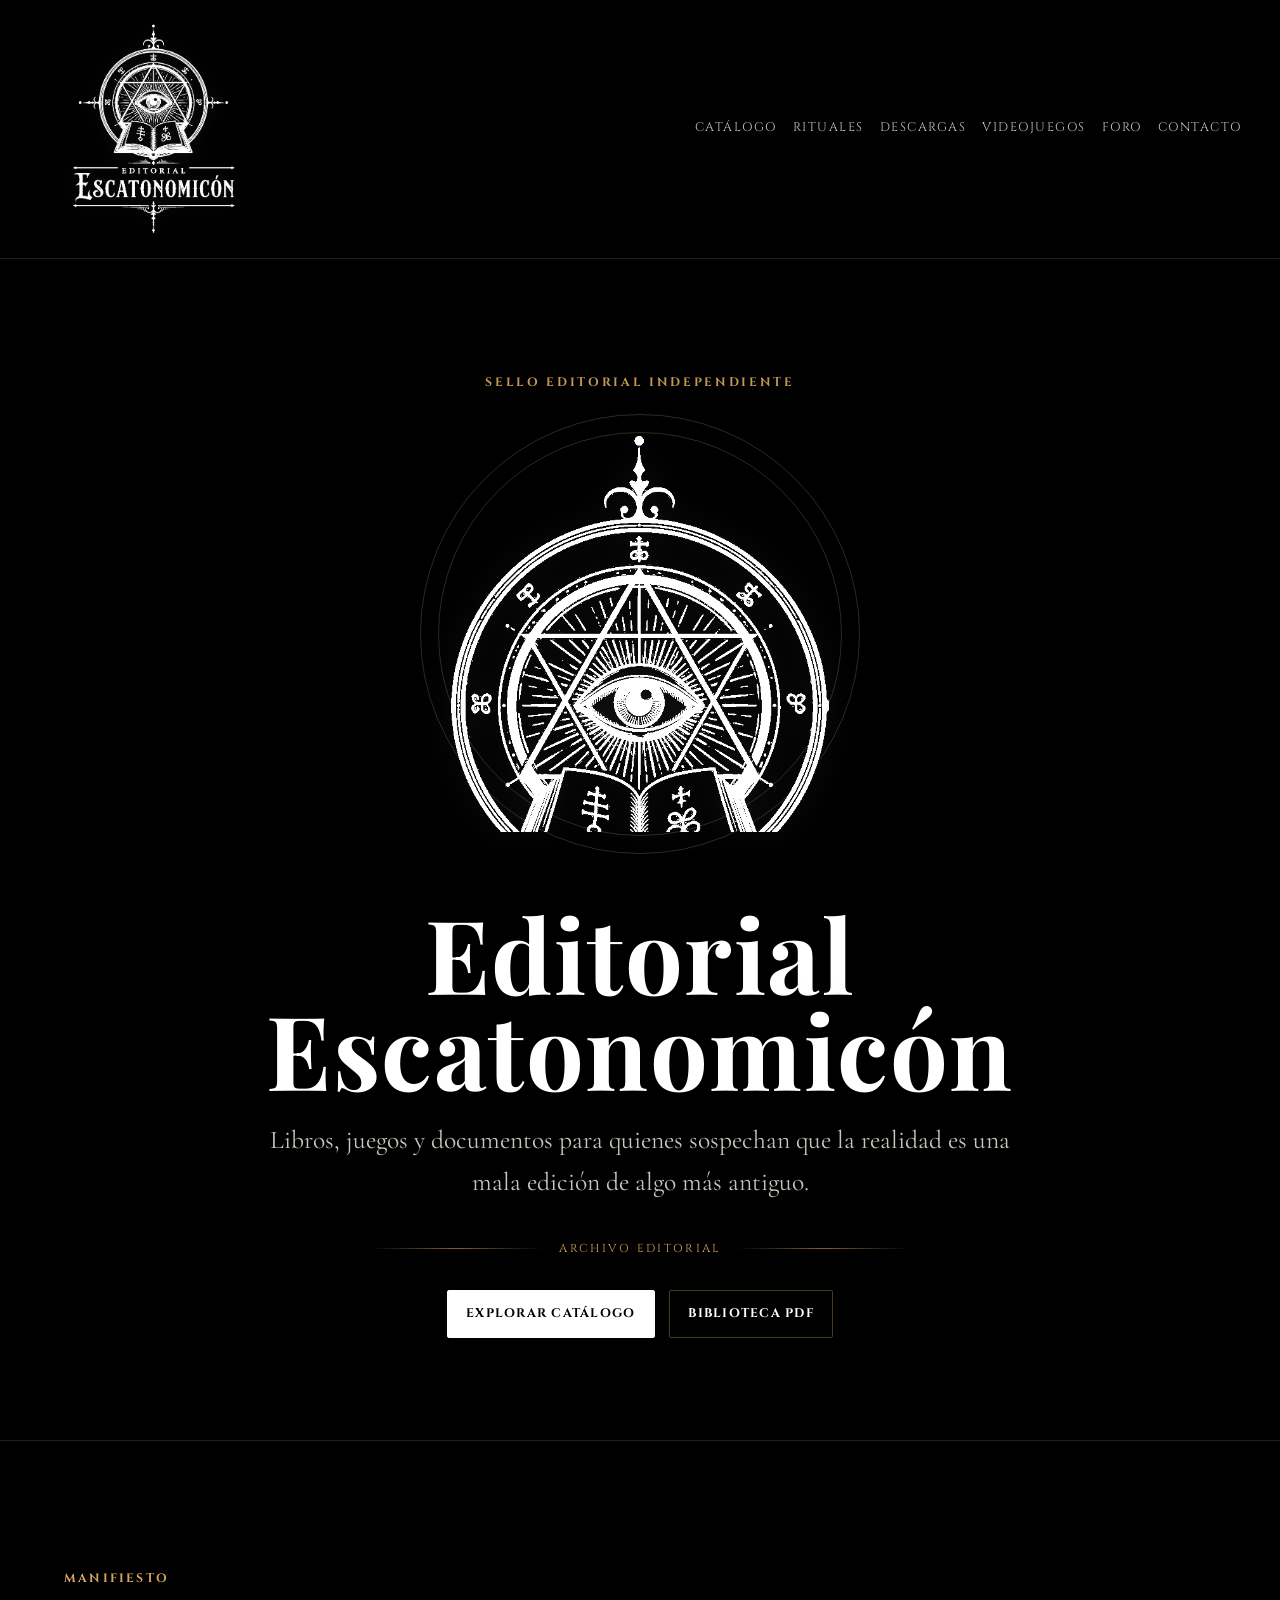
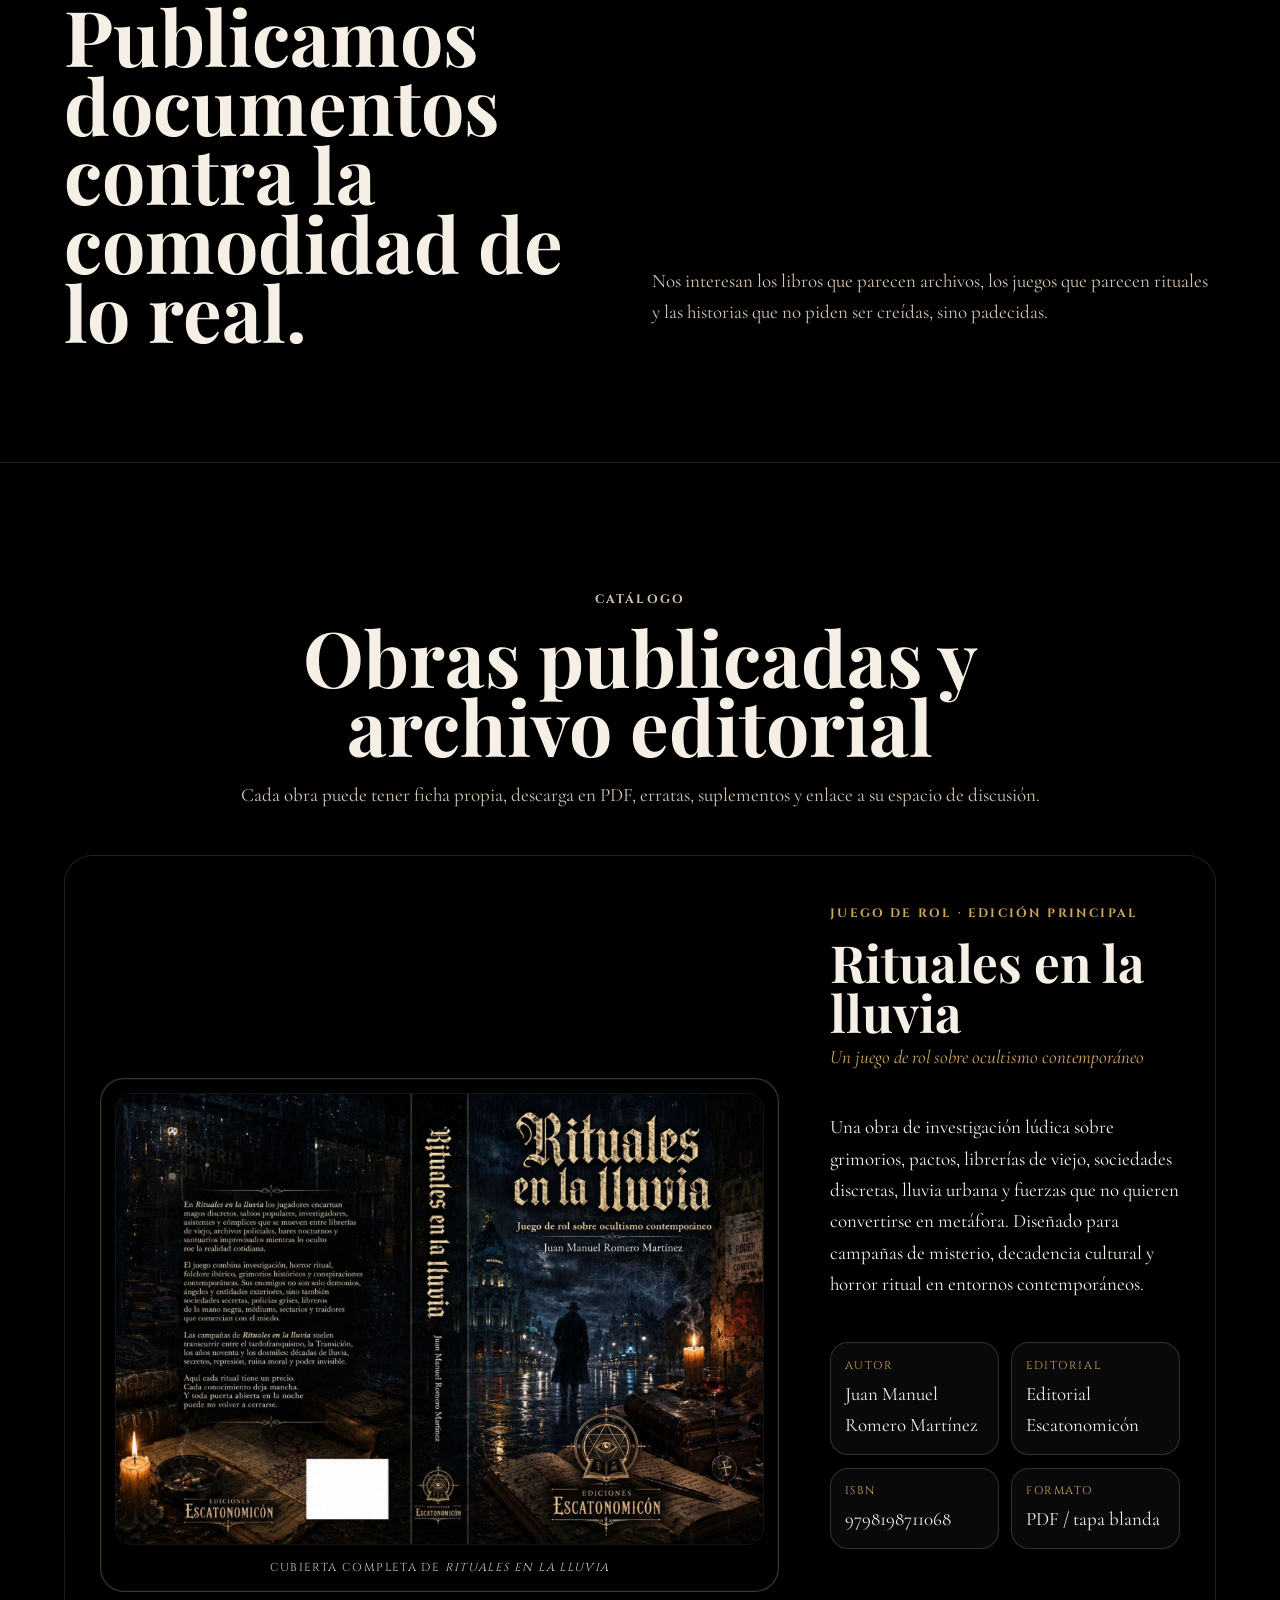
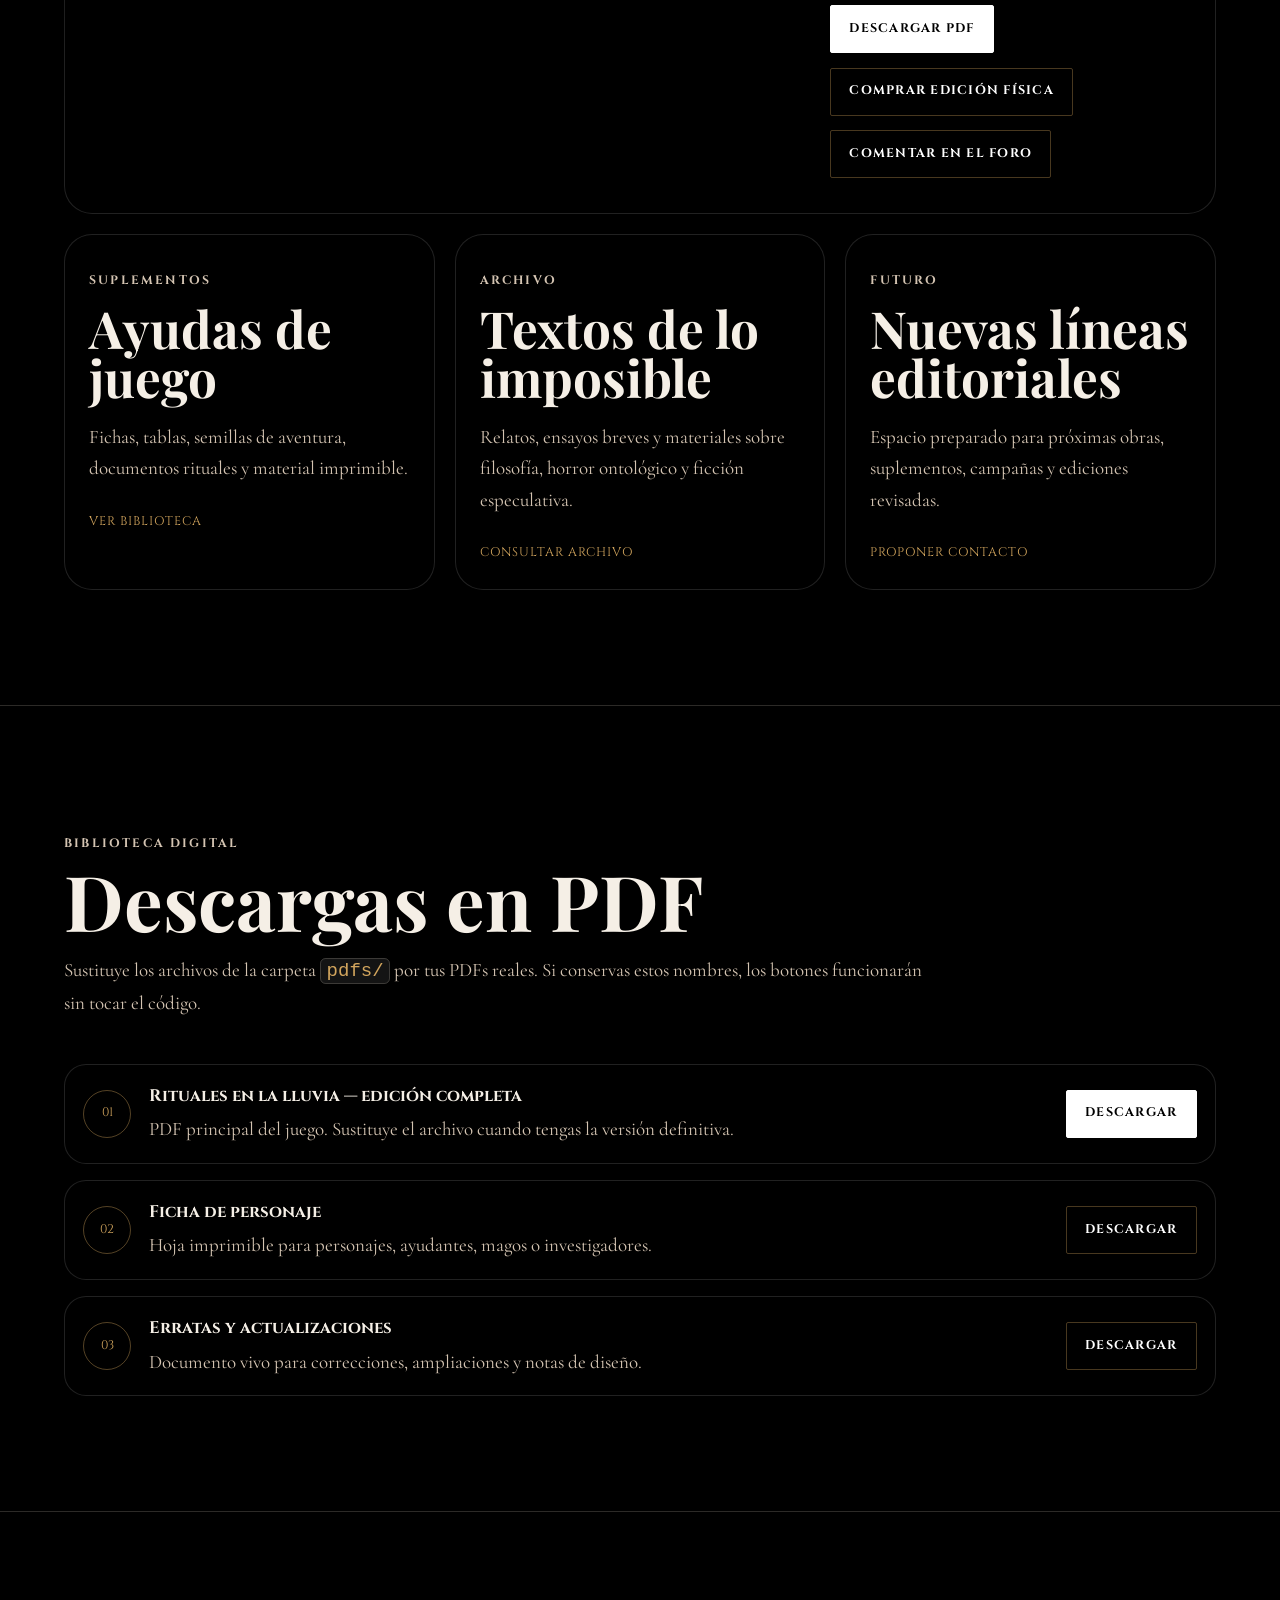
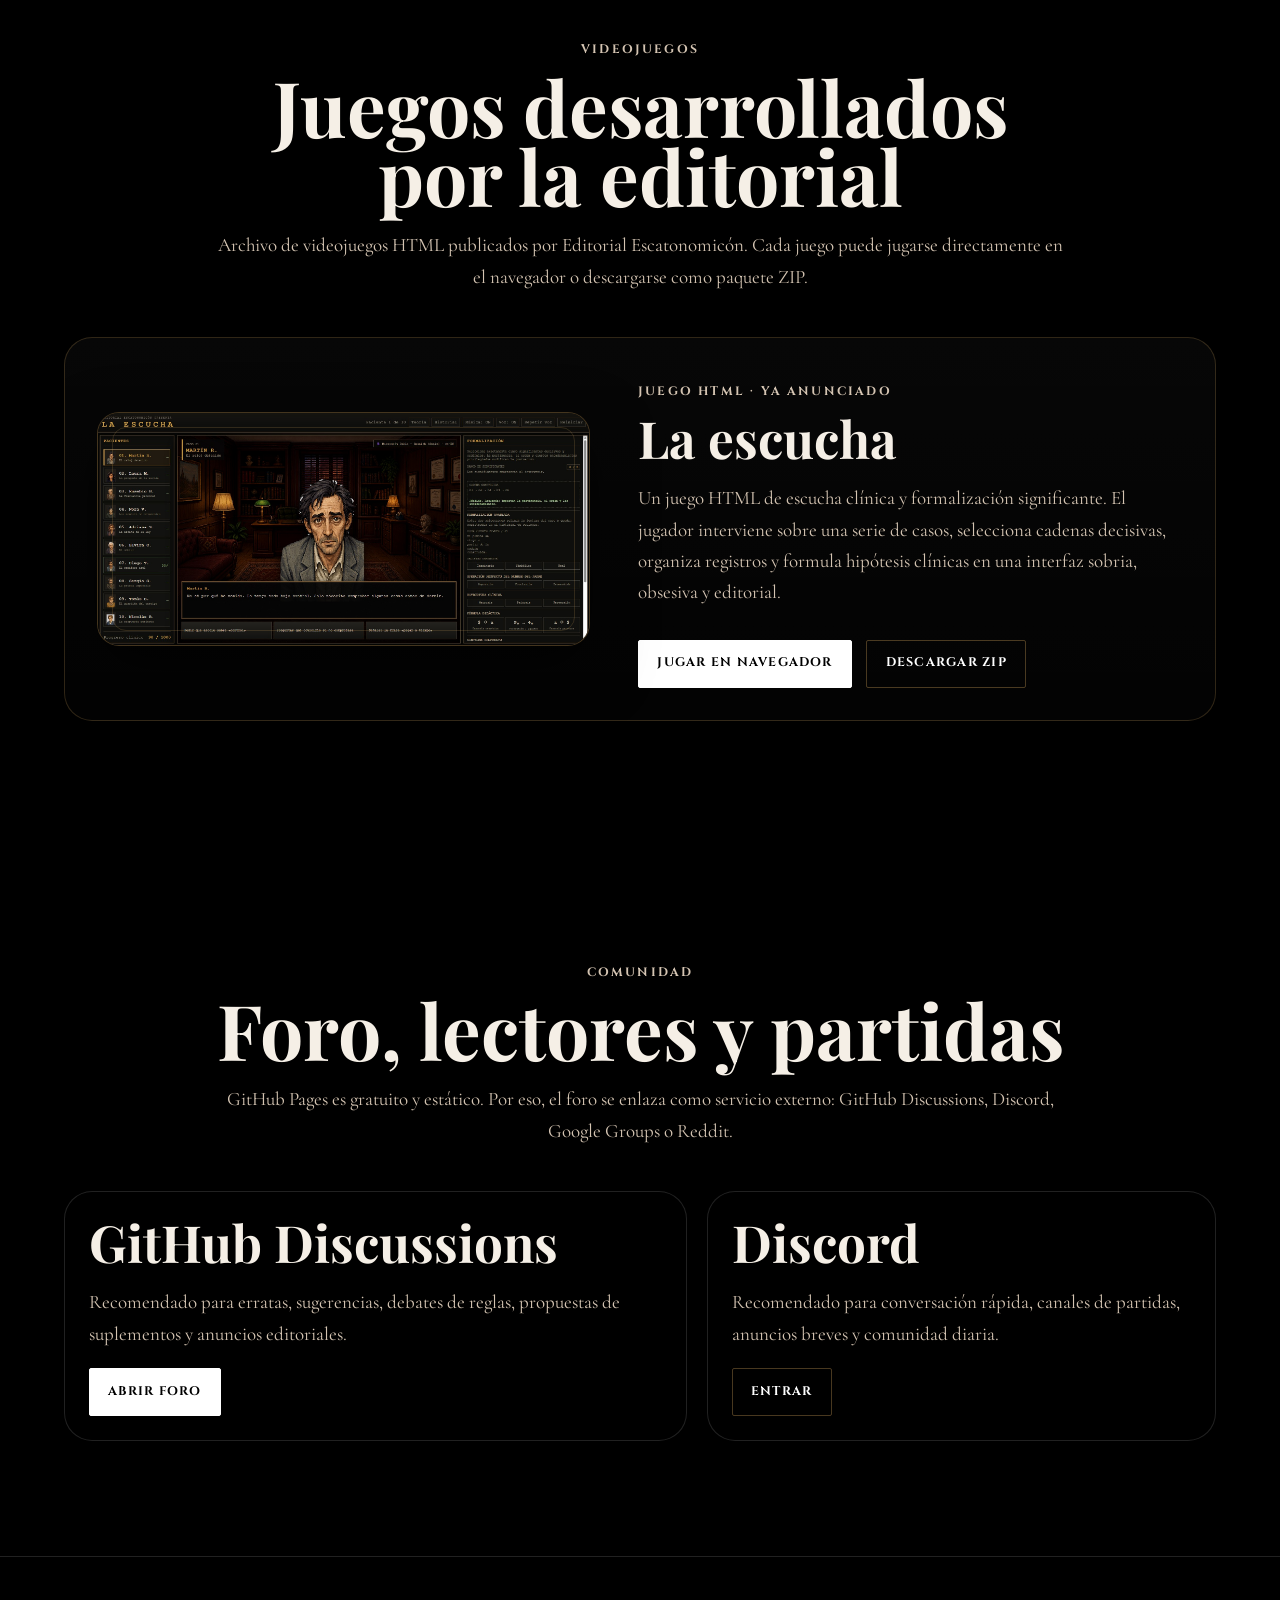
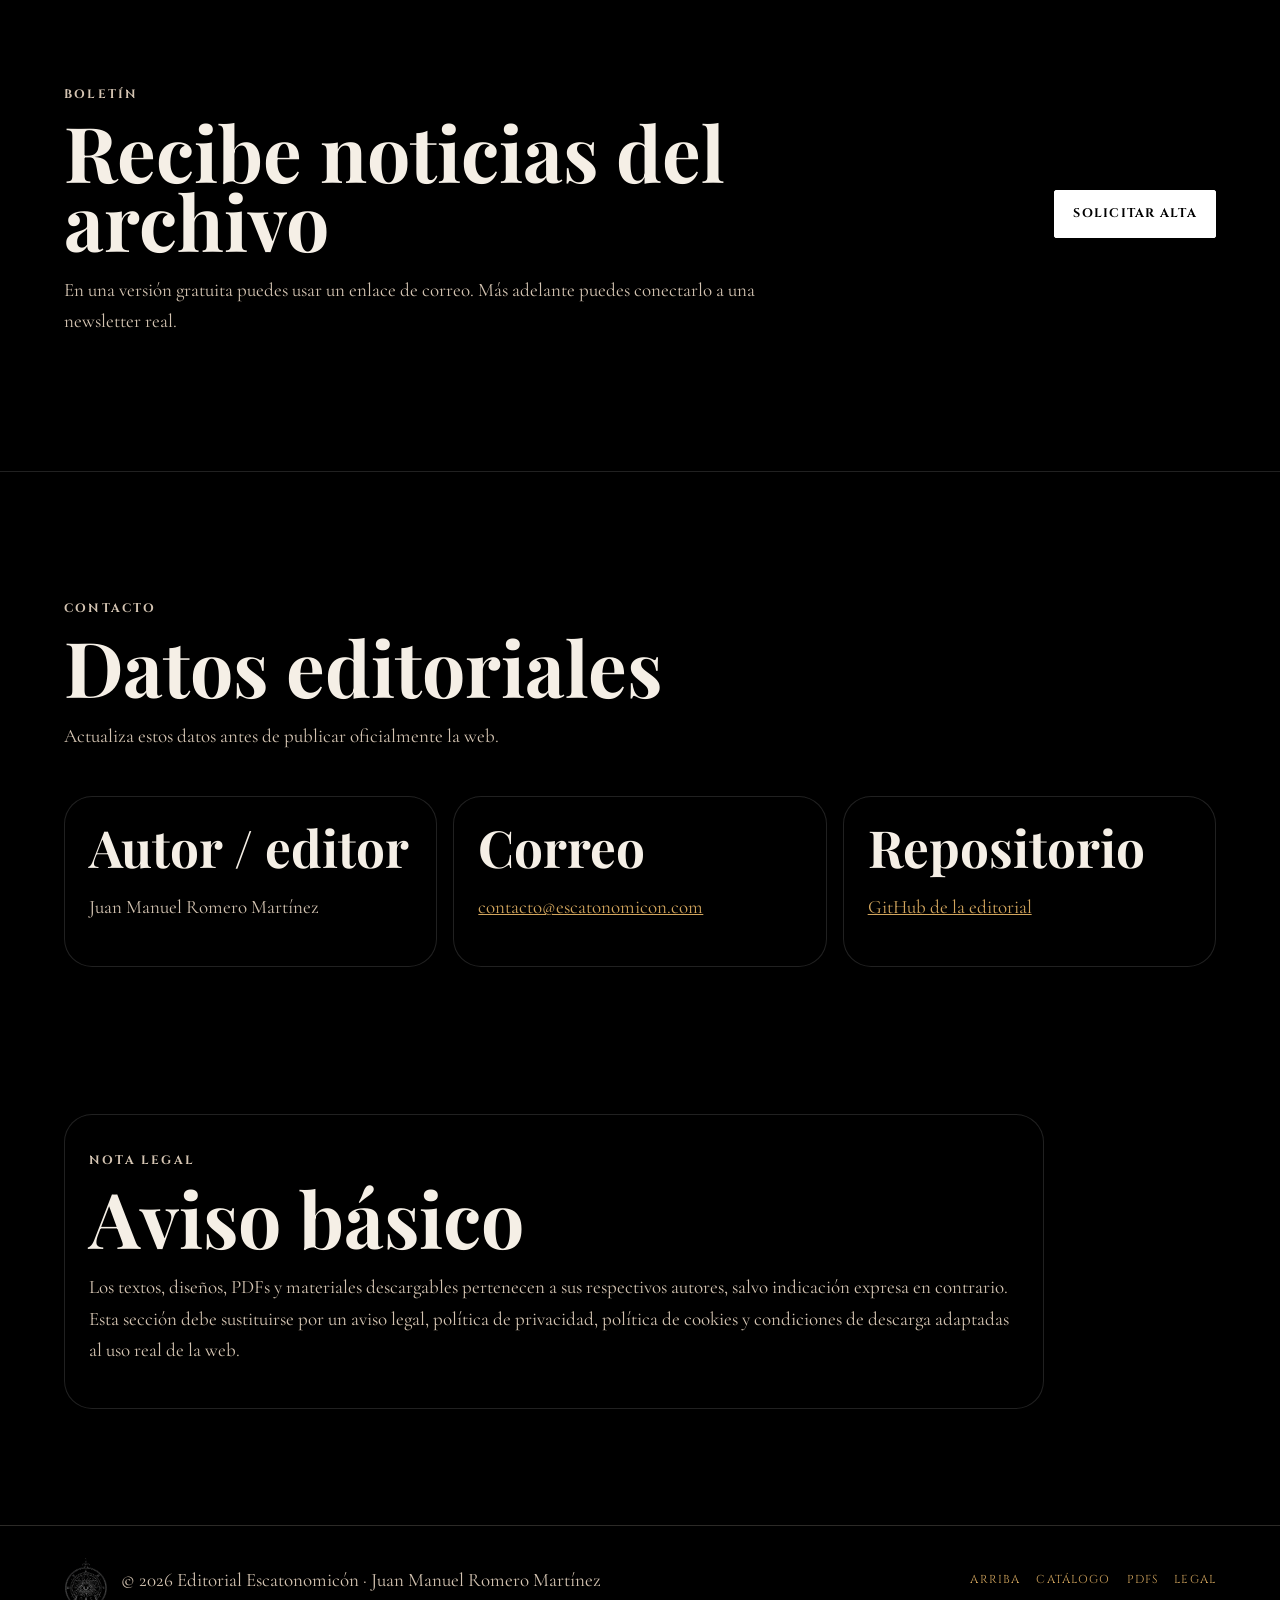
<file: index.html>
<!DOCTYPE html>
<html lang="es">
<head>
  <meta charset="UTF-8" />
  <meta name="viewport" content="width=device-width, initial-scale=1.0" />
  <title>Editorial Escatonomicón</title>
  <meta name="description" content="Editorial Escatonomicón: libros, juegos de rol, ficción filosófica, ocultismo contemporáneo y literatura de lo imposible." />
  <meta name="author" content="Juan Manuel Romero Martínez" />
  <meta name="theme-color" content="#000000" />
  <meta property="og:title" content="Editorial Escatonomicón" />
  <meta property="og:description" content="Libros, juegos y documentos para quienes sospechan que la realidad es una mala edición de algo más antiguo." />
  <meta property="og:type" content="website" />
  <meta property="og:image" content="assets/og-image-exact.png" />
  <link rel="icon" href="assets/favicon-exact.png" type="image/png" />
  <link rel="apple-touch-icon" href="assets/apple-touch-icon-exact.png" />
  <link rel="preconnect" href="https://fonts.googleapis.com" />
  <link rel="preconnect" href="https://fonts.gstatic.com" crossorigin />
  <link href="https://fonts.googleapis.com/css2?family=Cinzel:wght@400;500;600;700;800&family=Cormorant+Garamond:wght@400;500;600;700&family=Playfair+Display:wght@600;700;800&display=swap" rel="stylesheet" />
  <link rel="stylesheet" href="styles.css" />
</head>
<body>
  <div class="page-veil" aria-hidden="true"></div>

  <header class="site-header" id="top">
    <a class="brand" href="#inicio" aria-label="Editorial Escatonomicón">
      <img src="assets/logo-editorial-exact-white.png" alt="Logo de Editorial Escatonomicón" class="brand-logo-full" />
      <span class="sr-only">Editorial Escatonomicón</span>
    </a>

    <button class="menu-toggle" aria-label="Abrir menú" aria-expanded="false">☰</button>

    <nav class="main-nav" aria-label="Navegación principal">
      <a href="#catalogo">Catálogo</a>
      <a href="#rituales">Rituales</a>
      <a href="#descargas">Descargas</a>
      <a href="#videojuegos">Videojuegos</a>
      <a href="#comunidad">Foro</a>
      <a href="#contacto">Contacto</a>
    </nav>
  </header>

  <main>
    <section id="inicio" class="hero premium-home section">
      <div class="home-shell">
        <p class="eyebrow home-eyebrow">Sello editorial independiente</p>

        <div class="home-seal-wrap" aria-label="Sello blanco de Editorial Escatonomicón">
          <img src="assets/seal-white.png" alt="Sello blanco de Editorial Escatonomicón" class="home-seal" />
        </div>

        <h1>Editorial Escatonomicón</h1>

        <p class="lead home-lead">
          Libros, juegos y documentos para quienes sospechan que la realidad es una mala edición de algo más antiguo.
        </p>

        <div class="home-rule" aria-hidden="true">
          <span></span>
          <em>Archivo editorial</em>
          <span></span>
        </div>

        <div class="hero-actions home-actions">
          <a class="button primary" href="#catalogo">Explorar catálogo</a>
          <a class="button secondary" href="#descargas">Biblioteca PDF</a>
        </div>
      </div>
    </section>

    <section class="section editorial-strip" aria-label="Declaración editorial">
      <div>
        <p class="eyebrow">Manifiesto</p>
        <h2>Publicamos documentos contra la comodidad de lo real.</h2>
      </div>
      <p>
        Nos interesan los libros que parecen archivos, los juegos que parecen rituales y las historias que no piden ser creídas, sino padecidas.
      </p>
    </section>

    <section id="catalogo" class="section">
      <div class="section-heading centered">
        <p class="eyebrow">Catálogo</p>
        <h2>Obras publicadas y archivo editorial</h2>
        <p>
          Cada obra puede tener ficha propia, descarga en PDF, erratas, suplementos y enlace a su espacio de discusión.
        </p>
      </div>

      <div class="catalog-grid">
        <article id="rituales" class="book-showcase">
          <figure class="rituales-cover-showcase" aria-label="Cubierta completa de Rituales en la lluvia">
            <img src="assets/rituales-en-la-lluvia-cover.jpg" alt="Cubierta completa de Rituales en la lluvia" />
            <figcaption>Cubierta completa de <em>Rituales en la lluvia</em></figcaption>
          </figure>

          <div class="book-description">
            <p class="label">Juego de rol · edición principal</p>
            <h3>Rituales en la lluvia</h3>
            <p class="subtitle">Un juego de rol sobre ocultismo contemporáneo</p>
            <p>
              Una obra de investigación lúdica sobre grimorios, pactos, librerías de viejo, sociedades discretas,
              lluvia urbana y fuerzas que no quieren convertirse en metáfora. Diseñado para campañas de misterio,
              decadencia cultural y horror ritual en entornos contemporáneos.
            </p>

            <dl class="metadata premium">
              <div><dt>Autor</dt><dd>Juan Manuel Romero Martínez</dd></div>
              <div><dt>Editorial</dt><dd>Editorial Escatonomicón</dd></div>
              <div><dt>ISBN</dt><dd>9798198711068</dd></div>
              <div><dt>Formato</dt><dd>PDF / tapa blanda</dd></div>
            </dl>

            <div class="card-actions">
              <a class="button primary" href="pdfs/rituales-en-la-lluvia.pdf">Descargar PDF</a>
              <a class="button secondary" href="https://amzn.eu/d/05rCpy3P" target="_blank" rel="noopener noreferrer">Comprar edición física</a>
              <a class="button secondary" href="#comunidad">Comentar en el foro</a>
            </div>
          </div>
        </article>

        <div class="minor-catalog">
          <article class="mini-card">
            <p class="label">Suplementos</p>
            <h3>Ayudas de juego</h3>
            <p>Fichas, tablas, semillas de aventura, documentos rituales y material imprimible.</p>
            <a href="#descargas" class="text-link">Ver biblioteca</a>
          </article>

          <article class="mini-card">
            <p class="label">Archivo</p>
            <h3>Textos de lo imposible</h3>
            <p>Relatos, ensayos breves y materiales sobre filosofía, horror ontológico y ficción especulativa.</p>
            <a href="#descargas" class="text-link">Consultar archivo</a>
          </article>

          <article class="mini-card">
            <p class="label">Futuro</p>
            <h3>Nuevas líneas editoriales</h3>
            <p>Espacio preparado para próximas obras, suplementos, campañas y ediciones revisadas.</p>
            <a href="#contacto" class="text-link">Proponer contacto</a>
          </article>
        </div>
      </div>
    </section>

    <section id="descargas" class="section dark-panel-section">
      <div class="section-heading">
        <p class="eyebrow">Biblioteca digital</p>
        <h2>Descargas en PDF</h2>
        <p>
          Sustituye los archivos de la carpeta <code>pdfs/</code> por tus PDFs reales. Si conservas estos nombres,
          los botones funcionarán sin tocar el código.
        </p>
      </div>

      <div class="download-list">
        <article class="download-item">
          <span class="download-number">01</span>
          <div>
            <h3>Rituales en la lluvia — edición completa</h3>
            <p>PDF principal del juego. Sustituye el archivo cuando tengas la versión definitiva.</p>
          </div>
          <a class="button primary" href="pdfs/rituales-en-la-lluvia.pdf">Descargar</a>
        </article>

        <article class="download-item">
          <span class="download-number">02</span>
          <div>
            <h3>Ficha de personaje</h3>
            <p>Hoja imprimible para personajes, ayudantes, magos o investigadores.</p>
          </div>
          <a class="button secondary" href="pdfs/ficha-personaje.pdf">Descargar</a>
        </article>

        <article class="download-item">
          <span class="download-number">03</span>
          <div>
            <h3>Erratas y actualizaciones</h3>
            <p>Documento vivo para correcciones, ampliaciones y notas de diseño.</p>
          </div>
          <a class="button secondary" href="pdfs/erratas.pdf">Descargar</a>
        </article>
      </div>
    </section>


    <section id="videojuegos" class="section videojuegos-section">
      <div class="section-heading centered">
        <p class="eyebrow">Videojuegos</p>
        <h2>Juegos desarrollados por la editorial</h2>
        <p>
          Archivo de videojuegos HTML publicados por Editorial Escatonomicón. Cada juego puede jugarse directamente en el navegador
          o descargarse como paquete ZIP.
        </p>
      </div>

      <div class="games-grid">
        <article class="game-card">
          <figure class="game-shot">
            <img src="assets/la-escucha-captura.jpg" alt="Captura de pantalla de un videojuego HTML de Editorial Escatonomicón" />
          </figure>

          <div class="game-info">
            <p class="label">Juego HTML · Ya anunciado</p>
            <h3>La escucha</h3>
            <p>
              Un juego HTML de escucha clínica y formalización significante. El jugador interviene sobre una serie de casos, selecciona cadenas decisivas, organiza registros y formula hipótesis clínicas en una interfaz sobria, obsesiva y editorial.
            </p>

            <div class="card-actions">
              <a class="button primary" href="games/la-escucha/index.html" target="_blank" rel="noopener noreferrer">Jugar en navegador</a>
              <a class="button secondary" href="games/la-escucha.zip">Descargar ZIP</a>
            </div>
          </div>
        </article>
      </div>
    </section>

    <section id="comunidad" class="section community-section">
      <div class="section-heading centered">
        <p class="eyebrow">Comunidad</p>
        <h2>Foro, lectores y partidas</h2>
        <p>
          GitHub Pages es gratuito y estático. Por eso, el foro se enlaza como servicio externo: GitHub Discussions,
          Discord, Google Groups o Reddit.
        </p>
      </div>

      <div class="community-grid">
        <article class="community-card featured-card">
          <h3>GitHub Discussions</h3>
          <p>
            Recomendado para erratas, sugerencias, debates de reglas, propuestas de suplementos y anuncios editoriales.
          </p>
          <a class="button primary" href="https://github.com/TU_USUARIO/editorial-escatonomicon/discussions">Abrir foro</a>
        </article>

        <article class="community-card">
          <h3>Discord</h3>
          <p>
            Recomendado para conversación rápida, canales de partidas, anuncios breves y comunidad diaria.
          </p>
          <a class="button secondary" href="https://discord.com/">Entrar</a>
        </article>
      </div>
    </section>

    <section class="section newsletter-panel" aria-label="Boletín editorial">
      <div>
        <p class="eyebrow">Boletín</p>
        <h2>Recibe noticias del archivo</h2>
        <p>
          En una versión gratuita puedes usar un enlace de correo. Más adelante puedes conectarlo a una newsletter real.
        </p>
      </div>
      <a class="button primary" href="mailto:contacto@escatonomicon.com?subject=Alta%20en%20bolet%C3%ADn%20Escatonomic%C3%B3n">Solicitar alta</a>
    </section>

    <section id="contacto" class="section contact-section">
      <div class="section-heading">
        <p class="eyebrow">Contacto</p>
        <h2>Datos editoriales</h2>
        <p>Actualiza estos datos antes de publicar oficialmente la web.</p>
      </div>

      <div class="contact-grid">
        <article class="contact-card">
          <h3>Autor / editor</h3>
          <p>Juan Manuel Romero Martínez</p>
        </article>
        <article class="contact-card">
          <h3>Correo</h3>
          <p><a href="mailto:contacto@escatonomicon.com">contacto@escatonomicon.com</a></p>
        </article>
        <article class="contact-card">
          <h3>Repositorio</h3>
          <p><a href="https://github.com/TU_USUARIO/editorial-escatonomicon">GitHub de la editorial</a></p>
        </article>
      </div>
    </section>

    <section id="legal" class="section legal-section">
      <div class="legal-box">
        <p class="eyebrow">Nota legal</p>
        <h2>Aviso básico</h2>
        <p>
          Los textos, diseños, PDFs y materiales descargables pertenecen a sus respectivos autores, salvo indicación expresa en contrario.
          Esta sección debe sustituirse por un aviso legal, política de privacidad, política de cookies y condiciones de descarga adaptadas
          al uso real de la web.
        </p>
      </div>
    </section>
  </main>

  <footer class="site-footer">
    <div class="footer-brand">
      <img src="assets/logo-editorial-mark-exact.png" alt="Emblema de Editorial Escatonomicón" class="footer-mark" />
      <p>© <span id="year"></span> Editorial Escatonomicón · Juan Manuel Romero Martínez</p>
    </div>
    <nav aria-label="Navegación secundaria">
      <a href="#top">Arriba</a>
      <a href="#catalogo">Catálogo</a>
      <a href="#descargas">PDFs</a>
      <a href="#legal">Legal</a>
    </nav>
  </footer>

  <script src="script.js"></script>
</body>
</html>
</file>
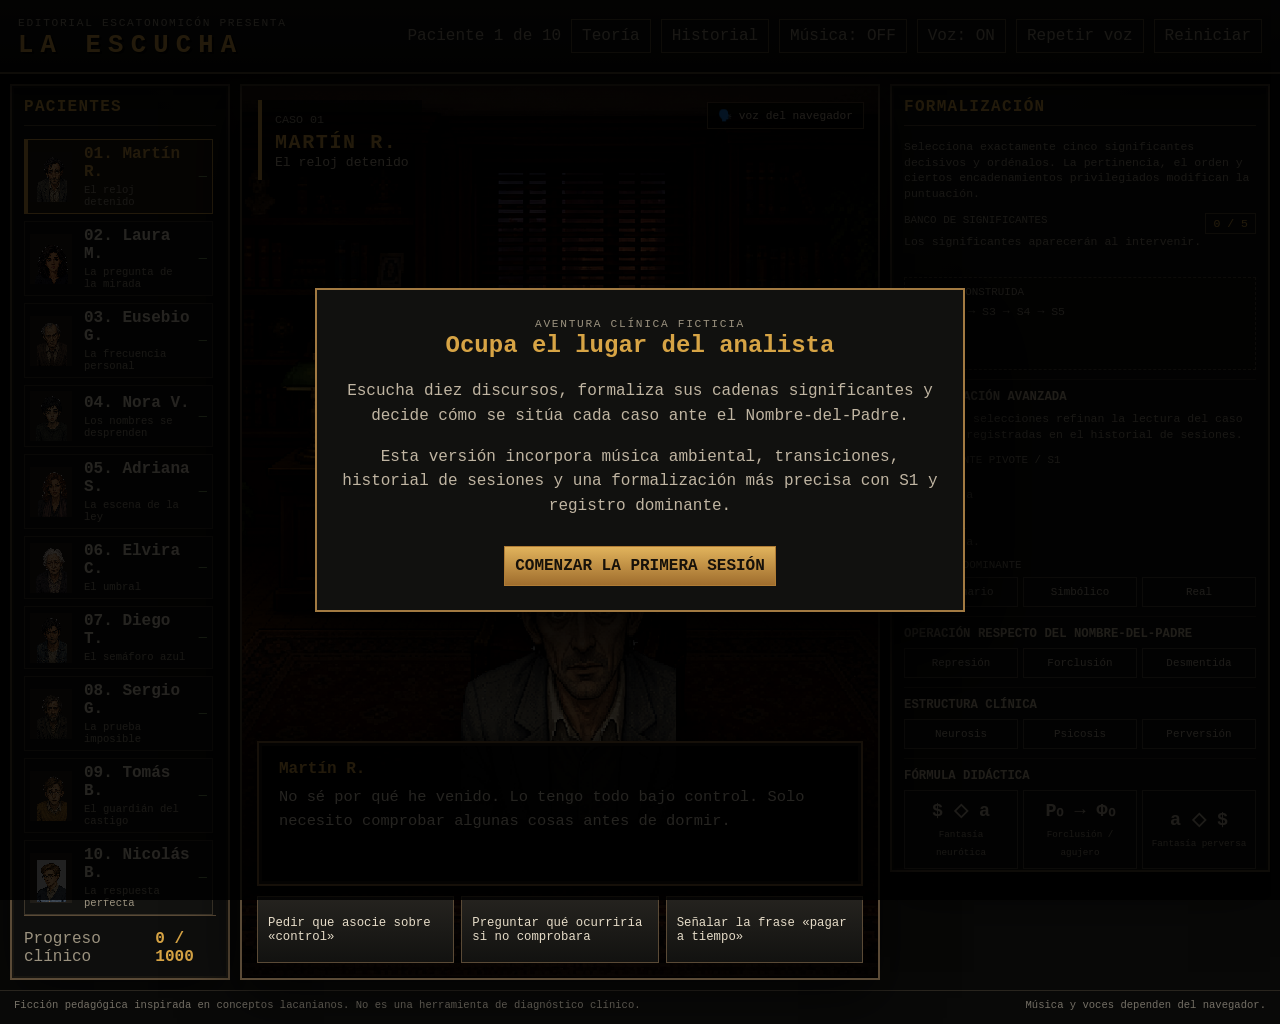
<file: games/la-escucha/index.html>
<!doctype html>
<html lang="es">
<head>
  <meta charset="utf-8">
  <meta name="viewport" content="width=device-width, initial-scale=1">
  <meta name="theme-color" content="#11100e">
  <title>La escucha — Gabinete del psicoanalista</title>
  <link rel="stylesheet" href="style.css">
</head>
<body>
  <div id="transitionOverlay" class="transition-overlay hidden"><div class="transition-text">Preparando la siguiente sesión…</div></div>

  <div id="app">
    <header class="topbar">
      <div>
        <span class="eyebrow">EDITORIAL ESCATONOMICÓN PRESENTA</span>
        <h1>LA ESCUCHA</h1>
      </div>
      <div class="top-actions">
        <span id="globalProgress">Paciente 1 de 10</span>
        <button id="theoryButton" class="ghost">Teoría</button>
        <button id="historyButton" class="ghost">Historial</button>
        <button id="musicToggle" class="ghost">Música: OFF</button>
        <button id="voiceToggle" class="ghost">Voz: ON</button>
        <button id="repeatVoice" class="ghost">Repetir voz</button>
        <button id="resetAllButton" class="ghost">Reiniciar</button>
      </div>
    </header>

    <main class="game-grid">
      <aside class="patient-column panel">
        <h2>Pacientes</h2>
        <div id="patientList" class="patient-list"></div>
        <div class="case-score">
          <span>Progreso clínico</span>
          <strong id="totalScore">0 / 1000</strong>
        </div>
      </aside>

      <section class="consulting-room panel">
        <div class="room-background" aria-hidden="true"></div>
        <div class="room-vignette" aria-hidden="true"></div>
        <div id="patientStage" class="patient-stage">
          <img id="patientSprite" alt="">
        </div>
        <div class="case-heading">
          <span id="caseNumber">CASO 01</span>
          <h2 id="patientName"></h2>
          <p id="caseSubtitle"></p>
        </div>
        <div class="voice-chip">🗣️ <span id="voiceName">voz preparada</span></div>
        <div class="speech-box">
          <div class="speaker" id="speakerName"></div>
          <p id="speechText"></p>
          <span id="typingCursor" class="typing-cursor">▋</span>
        </div>
        <div id="interventions" class="interventions"></div>
      </section>

      <aside class="analysis-column panel">
        <section>
          <h2>Formalización</h2>
          <p class="microcopy">Selecciona exactamente cinco significantes decisivos y ordénalos. La pertinencia, el orden y ciertos encadenamientos privilegiados modifican la puntuación.</p>
          <div class="chain-head">
            <span class="label">Banco de significantes</span>
            <span id="chainCounter" class="counter">0 / 5</span>
          </div>
          <div id="signifierBank" class="chip-bank"></div>
          <div class="chain-wrap">
            <span class="label">Cadena construida</span>
            <div id="chain" class="chain"></div>
            <div id="chainMessage" class="chain-message"></div>
          </div>
        </section>

        <section class="choice-section">
          <h3>Formalización avanzada</h3>
          <p class="microcopy">Estas dos selecciones refinan la lectura del caso y quedan registradas en el historial de sesiones.</p>
          <div class="advanced-wrap">
            <div>
              <span class="label">Significante pivote / S1</span>
              <div id="pivotChoices" class="choice-grid five"></div>
            </div>
            <div>
              <span class="label">Registro dominante</span>
              <div id="registerChoices" class="choice-grid three"></div>
            </div>
          </div>
        </section>

        <section class="choice-section">
          <h3>Operación respecto del Nombre-del-Padre</h3>
          <div id="mechanismChoices" class="choice-grid"></div>
        </section>

        <section class="choice-section">
          <h3>Estructura clínica</h3>
          <div id="structureChoices" class="choice-grid three"></div>
        </section>

        <section class="choice-section">
          <h3>Fórmula didáctica</h3>
          <div id="formulaChoices" class="formula-grid"></div>
        </section>

        <section class="choice-section">
          <h3>Sinthome propuesto</h3>
          <div id="sinthomeChoices" class="sinthome-list"></div>
        </section>

        <label class="notes-label" for="notes">Notas del analista</label>
        <textarea id="notes" placeholder="Anota equívocos, repeticiones, cortes y preguntas..."></textarea>

        <button id="diagnoseButton" class="primary">Formalizar y cerrar sesión</button>
        <button id="nextButton" class="secondary hidden">Siguiente paciente</button>
        <div id="result" class="result hidden"></div>
      </aside>
    </main>

    <footer>
      <span>Ficción pedagógica inspirada en conceptos lacanianos. No es una herramienta de diagnóstico clínico.</span>
      <span>Música y voces dependen del navegador.</span>
    </footer>
  </div>

  <div id="theoryModal" class="modal hidden" role="dialog" aria-modal="true" aria-labelledby="theoryTitle">
    <div class="modal-card">
      <button id="closeTheory" class="modal-close" aria-label="Cerrar">×</button>
      <h2 id="theoryTitle">Cuaderno de teoría ampliado</h2>
      
      <div class="theory-grid expanded">
        <article><h3>Significante y significado</h3><p>En Saussure el signo articula significante y significado. Lacan desplaza el acento: el significante no es un simple envase de sentido, sino aquello que produce efectos sobre el sujeto. Un significante representa al sujeto para otro significante.</p></article>
        <article><h3>Lacan y la renovación del psicoanálisis</h3><p>Lacan relee a Freud desde la lingüística, la lógica y la filosofía. Subraya la división subjetiva, la primacía del lenguaje, la falta y la dimensión del deseo, alejándose de una psicología adaptativa del yo.</p></article>
        <article><h3>el otro y el Otro</h3><p>El otro con minúscula suele designar al semejante, al rival, al interlocutor en el espejo social. El Otro con mayúscula designa el lugar del lenguaje, la ley y el tesoro de los significantes.</p></article>
        <article><h3>El goce</h3><p>El goce no es simple placer. Nombra una satisfacción paradójica, a veces dolorosa o excesiva, que rebasa el principio del placer. El síntoma puede alojar goce; por eso no se disuelve solo con buena voluntad.</p></article>
        <article><h3>La grieta</h3><p>El sujeto no coincide consigo mismo. Está agujereado por la falta y desajustado respecto de lo que dice. Esa grieta aparece en lapsus, repeticiones, impasses y retornos del decir.</p></article>
        <article><h3>El objeto a</h3><p>El objeto a es el resto que causa el deseo, no un objeto que lo colma. Puede figurarse como mirada, voz, pecho o un vacío alrededor del cual gira el deseo.</p></article>
        <article><h3>La forclusión</h3><p>En la enseñanza lacaniana, la forclusión designa la exclusión radical de un significante primordial del campo simbólico. El juego la simplifica para pensar ciertos retornos en lo real.</p></article>
        <article><h3>Los tres registros</h3><p>Lo Imaginario concierne a la imagen, el cuerpo y la rivalidad. Lo Simbólico remite al lenguaje y la ley. Lo Real nombra lo imposible de simbolizar plenamente, lo que irrumpe o no encaja.</p></article>
        <article><h3>Qué no es el psicoanálisis lacaniano</h3><p>No es coaching, ni autoayuda, ni manual de consejos, ni clasificación cerrada de personas. Tampoco pretende reducir un sujeto a un rótulo definitivo.</p></article>
        <article><h3>Nombre-del-Padre</h3><p>No se reduce al padre biológico. Designa una función simbólica que introduce ley, separación y mediación respecto del deseo del Otro. Aquí se convierte en una mecánica pedagógica simplificada.</p></article>
        <article><h3>Síntoma y sinthome</h3><p>El síntoma puede leerse como formación de compromiso y como modo de goce. El sinthome nombra una invención singular que anuda y sostiene al sujeto de un modo propio.</p></article>
        <article><h3>Límites del juego</h3><p>Este prototipo enseña nociones mediante reglas simplificadas. No reemplaza una formación clínica, una cura ni una herramienta diagnóstica real.</p></article>
      </div>

    </div>
  </div>

  <div id="historyModal" class="modal hidden" role="dialog" aria-modal="true" aria-labelledby="historyTitle">
    <div class="modal-card">
      <button id="closeHistory" class="modal-close" aria-label="Cerrar">×</button>
      <h2 id="historyTitle">Historial de sesiones</h2>
      <p class="microcopy">Cada diagnóstico queda archivado con su cadena, hipótesis, cierre del paciente y formalización avanzada.</p>
      <div id="historyList" class="history-list"></div>
    </div>
  </div>

  <div id="introModal" class="modal" role="dialog" aria-modal="true" aria-labelledby="introTitle">
    <div class="modal-card intro-card">
      <span class="eyebrow">AVENTURA CLÍNICA FICTICIA</span>
      <h2 id="introTitle">Ocupa el lugar del analista</h2>
      <p>Escucha diez discursos, formaliza sus cadenas significantes y decide cómo se sitúa cada caso ante el Nombre-del-Padre.</p>
      <p>Esta versión incorpora música ambiental, transiciones, historial de sesiones y una formalización más precisa con S1 y registro dominante.</p>
      <button id="startButton" class="primary">Comenzar la primera sesión</button>
    </div>
  </div>

  <script>window.CASES = [{"id": "martin", "name": "Martín R.", "subtitle": "El reloj detenido", "structure": "neurosis", "mechanism": "represion", "formula": "neurosis", "sinthome": "restauracion", "keySignifiers": ["deuda", "reloj", "padre", "culpa", "ritual"], "voice": {"gender": "male", "rate": 0.95, "pitch": 0.88, "volume": 1.0}, "opening": "No sé por qué he venido. Lo tengo todo bajo control. Solo necesito comprobar algunas cosas antes de dormir.", "interventions": [{"label": "Pedir que asocie sobre «control»", "text": "Control significa que nada se escape. Mi padre decía que un hombre decente paga sus deudas a tiempo. Yo reviso cinco veces las puertas y el reloj, aunque sé que están bien.", "signifiers": ["control", "padre", "deuda", "reloj", "cinco"]}, {"label": "Preguntar qué ocurriría si no comprobara", "text": "Algo terrible, pero no sé qué. Tal vez mi mujer enfermase por mi culpa. Sé que no tiene sentido; precisamente por eso debo repetir el ritual.", "signifiers": ["culpa", "mujer", "terrible", "ritual", "sentido"]}, {"label": "Señalar la frase «pagar a tiempo»", "text": "Cuando él murió, su reloj quedó parado a las seis y diez. Desde entonces llego demasiado pronto a todo. No quiero deberle ni un minuto a nadie.", "signifiers": ["muerte", "seis y diez", "minuto", "deber", "nadie"]}], "sinthomes": [["restauracion", "Restauración de relojes: convertir la repetición en una práctica limitada y transmisible."], ["aislamiento", "Aislamiento doméstico absoluto."], ["vigilancia", "Aumentar las comprobaciones mediante cámaras."]], "feedback": "La ley paterna opera, pero el deseo y la culpa retornan bajo forma de compulsión. La deuda y el reloj condensan la exigencia superyoica.", "weightedSignifiers": {"padre": 5, "deuda": 4, "reloj": 3, "culpa": 2, "ritual": 1}, "idealChain": ["padre", "deuda", "culpa", "reloj", "ritual"], "privilegedTriples": [["padre", "deuda", "culpa"], ["deuda", "culpa", "reloj"]], "endings": {"high": "Sí… así suena mejor. No es solo manía: es una deuda que mi cuerpo intenta pagar con relojes y repeticiones. Me voy menos asfixiado.", "medium": "Ha rozado algo importante, pero todavía lo deja demasiado limpio. No es solo comprobar: hay una culpa vieja que sigue girando.", "low": "No, eso no alcanza. Si fuera tan simple, dejaría de revisar esta noche. El reloj seguiría ahí, exigiendo lo mismo."}, "idealPivot": "padre", "dominantRegister": "Simbólico", "stage": {"scale": 1, "x": 0, "y": 0}}, {"id": "laura", "name": "Laura M.", "subtitle": "La pregunta de la mirada", "structure": "neurosis", "mechanism": "represion", "formula": "neurosis", "sinthome": "voz", "keySignifiers": ["mirada", "madre", "insuficiente", "cuerpo", "pregunta"], "voice": {"gender": "female", "rate": 1.0, "pitch": 1.05, "volume": 1.0}, "opening": "Cuando alguien me desea, dejo de desearlo. Cuando se aleja, no puedo pensar en otra cosa.", "interventions": [{"label": "Preguntar qué quiere de ella el otro", "text": "Eso es lo insoportable: nunca sé qué quieren de mí. Mi madre me miraba y yo sabía que todavía no era suficiente.", "signifiers": ["querer", "mirada", "madre", "insuficiente", "otro"]}, {"label": "Invitarla a hablar del síntoma corporal", "text": "Antes de una cita pierdo la voz. El médico dice que no hay lesión. Es como si mi cuerpo formulara una pregunta que yo no sé pronunciar.", "signifiers": ["voz", "cita", "cuerpo", "pregunta", "lesión"]}, {"label": "Cortar después de «todavía»", "text": "Sí: todavía. Siempre falta algo. Si llegara a ser exactamente lo que esperan, quizá desaparecería.", "signifiers": ["todavía", "falta", "espera", "desaparecer", "exactamente"]}], "sinthomes": [["voz", "Teatro de voz: alojar la pregunta del deseo en una práctica propia, no en la demanda ajena."], ["silencio", "Evitar toda conversación íntima."], ["pareja", "Buscar una pareja que decida por ella."]], "feedback": "El Nombre-del-Padre funciona y la falta queda simbolizada, pero el deseo se sostiene como pregunta dirigida al Otro. La afonía habla donde el sujeto vacila.", "weightedSignifiers": {"madre": 5, "mirada": 4, "insuficiente": 3, "pregunta": 2, "cuerpo": 1}, "idealChain": ["madre", "mirada", "insuficiente", "pregunta", "cuerpo"], "privilegedTriples": [["madre", "mirada", "insuficiente"], ["mirada", "insuficiente", "pregunta"]], "endings": {"high": "Cuando lo ha dicho, he reconocido esa mirada que me deja siempre en falta. Quizá por eso la voz se me corta. Me siento algo más situada.", "medium": "Ha entendido la duda, pero no del todo el lugar de la mirada. Sigo sin saber qué quiere el Otro de mí.", "low": "No me reconozco mucho en eso. Suena como un resumen externo, no como la pregunta que me deja sin voz."}, "idealPivot": "mirada", "dominantRegister": "Imaginario", "stage": {"scale": 1, "x": 0, "y": 0}}, {"id": "eusebio", "name": "Eusebio G.", "subtitle": "La frecuencia personal", "structure": "psicosis", "mechanism": "forclusion", "formula": "psicosis", "sinthome": "frecuencias", "keySignifiers": ["radio", "mensaje", "juez", "nombre", "persecución"], "voice": {"gender": "male", "rate": 0.9, "pitch": 0.82, "volume": 1.0}, "opening": "La radio no habla para todo el mundo. A veces introduce mi apellido entre las noticias.", "interventions": [{"label": "Pedir un ejemplo literal", "text": "El locutor dice «sube la presión» y eso significa que el juez del edificio ha vuelto a abrir mi expediente.", "signifiers": ["radio", "presión", "juez", "expediente", "edificio"]}, {"label": "Preguntar cuándo comenzó", "text": "Después de que cambiaron mi nombre en una factura. Desde entonces las palabras se despegan y vuelven dirigidas contra mí.", "signifiers": ["nombre", "factura", "palabras", "contra mí", "cambio"]}, {"label": "No discutir la certeza; preguntar qué le calma", "text": "Anotar la hora exacta. Si registro cada frecuencia, el mensaje queda encerrado en el cuaderno y deja de perseguirme un rato.", "signifiers": ["hora", "frecuencia", "cuaderno", "mensaje", "persecución"]}], "sinthomes": [["frecuencias", "Cuaderno de frecuencias: escritura fechada que localiza la irrupción y reduce su invasión."], ["debate", "Demostrarle mediante discusión que la radio se equivoca."], ["exposicion", "Escuchar emisiones durante todo el día para habituarse."]], "feedback": "La palabra retorna en lo real como mensaje personalmente dirigido. El cuaderno funciona como suplencia local: fecha, limita y exterioriza la invasión significante.", "weightedSignifiers": {"radio": 5, "mensaje": 4, "nombre": 3, "persecución": 2, "juez": 1}, "idealChain": ["nombre", "radio", "mensaje", "juez", "persecución"], "privilegedTriples": [["nombre", "radio", "mensaje"], ["radio", "mensaje", "juez"]], "endings": {"high": "No me ha discutido la certeza, y eso ayuda. Si el mensaje puede quedar escrito y fechado, quizá no invada todo el día.", "medium": "Algo ha captado, aunque sigue sonando demasiado general. No son ideas vagas: los mensajes me apuntan a mí.", "low": "No. Si reduce esto a nervios o metáforas, vuelve a dejarme solo frente a la radio. El problema sigue intacto."}, "idealPivot": "mensaje", "dominantRegister": "Real", "stage": {"scale": 1, "x": 0, "y": 0}}, {"id": "nora", "name": "Nora V.", "subtitle": "Los nombres se desprenden", "structure": "psicosis", "mechanism": "forclusion", "formula": "psicosis", "sinthome": "tejido", "keySignifiers": ["nombres", "bordes", "espejo", "hilo", "desanudamiento"], "voice": {"gender": "female", "rate": 0.92, "pitch": 1.1, "volume": 0.95}, "opening": "Hay días en que mi cara sigue ahí, pero mi nombre no consigue pegarse a ella.", "interventions": [{"label": "Preguntar cómo reconoce los bordes", "text": "Me dibujo una línea en la muñeca. Así sé dónde termino. Los espejos, en cambio, abren demasiado espacio.", "signifiers": ["bordes", "línea", "muñeca", "espejo", "espacio"]}, {"label": "Pedirle que hable de los nombres", "text": "Los nombres se desprenden como etiquetas mojadas. Si alguien repite el mío muchas veces, siento que habla de otra persona.", "signifiers": ["nombres", "etiqueta", "mojada", "otra persona", "repetición"]}, {"label": "Preguntar por la labor que conserva", "text": "Tejo. Cada punto sujeta al siguiente. Si termino una bufanda, el día queda unido y no se desanuda.", "signifiers": ["tejer", "punto", "hilo", "día", "desanudamiento"]}], "sinthomes": [["tejido", "Tejido y etiquetado: una operación material que produce bordes, continuidad y nombre."], ["espejos", "Multiplicar los espejos para acostumbrarse a su imagen."], ["anonimato", "Dejar de usar cualquier nombre propio."]], "feedback": "La consistencia imaginaria y nominal se vuelve frágil. El tejido no interpreta: anuda materialmente puntos, tiempo y borde, operando como suplencia.", "weightedSignifiers": {"nombres": 5, "bordes": 4, "espejo": 3, "hilo": 2, "desanudamiento": 1}, "idealChain": ["nombres", "espejo", "bordes", "hilo", "desanudamiento"], "privilegedTriples": [["nombres", "espejo", "bordes"], ["espejo", "bordes", "hilo"]], "endings": {"high": "Eso sí se acerca. Cuando los nombres se despegan, necesito algo que me vuelva a coser al día. El hilo sirve precisamente para eso.", "medium": "Ha visto la fragilidad, pero no el desanudamiento entero. A veces aún siento que mi cara y mi nombre no se encuentran.", "low": "No lo diría así. Lo suyo deja fuera la parte en que los bordes se pierden y todo se vuelve demasiado abierto."}, "idealPivot": "nombres", "dominantRegister": "Imaginario", "stage": {"scale": 1, "x": 0, "y": 0}}, {"id": "adriana", "name": "Adriana S.", "subtitle": "La escena de la ley", "structure": "perversion", "mechanism": "desmentida", "formula": "perversion", "sinthome": "direccion", "keySignifiers": ["ley", "escena", "testigo", "falta", "instrumento"], "voice": {"gender": "female", "rate": 1.0, "pitch": 0.95, "volume": 1.0}, "opening": "No rompo las reglas por capricho. Las llevo hasta el final para que todos vean de qué están hechas.", "interventions": [{"label": "Preguntar quién debe mirar", "text": "Siempre hace falta un testigo. Sin su incomodidad, la escena no demuestra nada. Yo solo revelo la hipocresía de la ley.", "signifiers": ["testigo", "incomodidad", "escena", "hipocresía", "ley"]}, {"label": "Preguntar qué lugar ocupa ella", "text": "Soy el instrumento. Alguien tiene que ejecutar lo que los demás desean y niegan desear.", "signifiers": ["instrumento", "ejecutar", "deseo", "negar", "demás"]}, {"label": "Señalar que conoce el límite", "text": "Claro que hay un límite. Precisamente por eso puedo rozarlo. Sé que existe la falta; actúo como si pudiera administrarla.", "signifiers": ["límite", "falta", "saber", "como si", "administrar"]}], "sinthomes": [["direccion", "Dirección escénica con reglas explícitas: separar creación, consentimiento y transgresión."], ["escalada", "Buscar situaciones cada vez más extremas."], ["secreto", "Conservar las escenas fuera de toda palabra compartida."]], "feedback": "La castración es sabida y simultáneamente desmentida. El sujeto se ofrece como instrumento de una ley obscena y organiza al otro como testigo de la escena.", "weightedSignifiers": {"ley": 5, "instrumento": 4, "testigo": 3, "escena": 2, "falta": 1}, "idealChain": ["ley", "falta", "testigo", "escena", "instrumento"], "privilegedTriples": [["ley", "falta", "testigo"], ["falta", "testigo", "escena"]], "endings": {"high": "Exacto: no ignoro la ley, la llevo a escena. Si la separo del puro impulso, la escena deja de devorarme por completo.", "medium": "Ha percibido la escena, pero todavía no ve el lugar del testigo ni por qué el límite me interesa tanto.", "low": "No. Si lo lee como simple rebeldía, pierde lo esencial. No se trata de romper reglas por romperlas."}, "idealPivot": "ley", "dominantRegister": "Simbólico", "stage": {"scale": 1, "x": 0, "y": 0}}, {"id": "elvira", "name": "Elvira C.", "subtitle": "El umbral", "structure": "neurosis", "mechanism": "represion", "formula": "neurosis", "sinthome": "mapas", "keySignifiers": ["puerta", "perro", "padre", "umbral", "miedo"], "voice": {"gender": "female", "rate": 0.87, "pitch": 0.9, "volume": 1.0}, "opening": "Puedo viajar en tren, pero no cruzar la puerta del patio si el perro del vecino está suelto.", "interventions": [{"label": "Preguntar por el primer perro", "text": "Mi padre tenía uno. Decía que protegía la casa. Cuando él gritaba, el perro se tumbaba delante de la puerta.", "signifiers": ["padre", "perro", "proteger", "grito", "puerta"]}, {"label": "Preguntar qué separa la puerta", "text": "Dentro sé quién soy. Fuera podría ocurrir cualquier cosa. El umbral parece contener todo el miedo.", "signifiers": ["dentro", "fuera", "umbral", "miedo", "cualquier cosa"]}, {"label": "Señalar la función del animal", "text": "El perro vigila por mi padre. Es absurdo, ya lo sé, pero mientras está allí no tengo que preguntarme qué había detrás de sus gritos.", "signifiers": ["vigilar", "padre", "absurdo", "detrás", "pregunta"]}], "sinthomes": [["mapas", "Cartografía de recorridos: dibujar y ensayar umbrales sin borrar la función simbólica del miedo."], ["encierro", "Organizar la vida para no salir de casa."], ["mascota", "Adoptar varios perros guardianes."]], "feedback": "El objeto fóbico localiza la angustia y hace de bisagra. El perro y la puerta ordenan una pregunta reprimida sobre la amenaza paterna.", "weightedSignifiers": {"padre": 5, "puerta": 4, "perro": 3, "umbral": 2, "miedo": 1}, "idealChain": ["padre", "perro", "puerta", "umbral", "miedo"], "privilegedTriples": [["padre", "perro", "puerta"], ["perro", "puerta", "umbral"]], "endings": {"high": "Sí, el perro guarda el umbral de algo más antiguo. Cuando lo ha ligado a mi padre, la puerta ha dejado de ser solo una puerta.", "medium": "Se acerca, pero no del todo. El miedo no está solo en el animal, sino en lo que custodia ese paso.", "low": "No me convence. Si fuera únicamente miedo al perro, bastaría con evitarlo; y sin embargo el umbral sigue ahí."}, "idealPivot": "puerta", "dominantRegister": "Imaginario", "stage": {"scale": 1, "x": 0, "y": 0}}, {"id": "diego", "name": "Diego T.", "subtitle": "El semáforo azul", "structure": "psicosis", "mechanism": "forclusion", "formula": "psicosis", "sinthome": "archivo", "keySignifiers": ["semáforo", "señal", "vecinos", "cámara", "certeza"], "voice": {"gender": "male", "rate": 1.02, "pitch": 0.8, "volume": 1.0}, "opening": "Anoche el semáforo se puso azul. No verde: azul. Era una advertencia para mí.", "interventions": [{"label": "Preguntar qué anunciaba la señal", "text": "Que los vecinos ya habían votado. Desde sus ventanas coordinan cuándo debo salir y cuándo debo quedarme quieto.", "signifiers": ["semáforo", "azul", "vecinos", "ventanas", "señal"]}, {"label": "Preguntar por el grado de certeza", "text": "No es una sospecha. Lo sé con todo el cuerpo. Cuando usted duda, la señal se vuelve todavía más nítida.", "signifiers": ["certeza", "cuerpo", "duda", "nítida", "saber"]}, {"label": "Preguntar qué hace con su cámara", "text": "Fotografío cada luz y escribo la fecha. En la imagen ya no me ordena nada: queda como un objeto quieto.", "signifiers": ["cámara", "fecha", "imagen", "orden", "objeto"]}], "sinthomes": [["archivo", "Archivo fotográfico fechado: transformar la señal invasiva en una serie material limitada."], ["confrontacion", "Confrontar públicamente a todos los vecinos."], ["vigilancia", "Instalar cámaras en todas las ventanas."]], "feedback": "La señal adquiere certeza y significación personal sin mediación. La fotografía fechada puede reducir el carácter imperativo al convertirlo en objeto de una serie.", "weightedSignifiers": {"señal": 5, "certeza": 4, "semáforo": 3, "vecinos": 2, "cámara": 1}, "idealChain": ["señal", "semáforo", "vecinos", "certeza", "cámara"], "privilegedTriples": [["señal", "semáforo", "vecinos"], ["semáforo", "vecinos", "certeza"]], "endings": {"high": "Así resulta menos invasivo. Si la señal queda archivada, fotografiada, ya no me ordena tanto. Eso sí me sirve.", "medium": "Ha captado la señal, pero no la certeza con la que irrumpe. Cuando sucede, no parece una interpretación posible: parece un hecho.", "low": "No. Convertirlo en una simple sospecha borra lo que realmente ocurre. La señal no se siente dudosa cuando aparece."}, "idealPivot": "señal", "dominantRegister": "Real", "stage": {"scale": 1, "x": 0, "y": 0}}, {"id": "sergio", "name": "Sergio G.", "subtitle": "La prueba imposible", "structure": "perversion", "mechanism": "desmentida", "formula": "perversion", "sinthome": "performance", "keySignifiers": ["mirada", "prueba", "secreto", "vergüenza", "escena"], "voice": {"gender": "male", "rate": 0.98, "pitch": 0.9, "volume": 1.0}, "opening": "La gente afirma tener principios hasta que les doy la oportunidad de traicionarlos.", "interventions": [{"label": "Preguntar qué obtiene de la prueba", "text": "Una verdad. Preparo una escena, dejo una salida y observo. Cuando ceden, su vergüenza demuestra que yo tenía razón.", "signifiers": ["prueba", "escena", "salida", "vergüenza", "verdad"]}, {"label": "Preguntar por el secreto", "text": "El secreto es indispensable. Si saben que los miro, actuarán para mí. Quiero capturar lo que son cuando creen que no hay mirada.", "signifiers": ["secreto", "mirada", "capturar", "creer", "ser"]}, {"label": "Señalar que ella construye la falta", "text": "Sí, la preparo. No niego que exista una regla; demuestro que cualquiera disfruta quebrándola si otro organiza el momento.", "signifiers": ["regla", "quebrar", "disfrute", "organizar", "otro"]}], "sinthomes": [["performance", "Performance pactada: conservar la escena y la mirada dentro de un marco explícito y consentido."], ["espionaje", "Perfeccionar las pruebas secretas."], ["humillacion", "Publicar los errores de quienes participan."]], "feedback": "La escena fabrica al otro como sujeto dividido y al paciente como objeto que causa o revela su división. La desmentida permite saber de la ley y actuar como garante de su reverso.", "weightedSignifiers": {"prueba": 5, "escena": 4, "mirada": 3, "secreto": 2, "vergüenza": 1}, "idealChain": ["prueba", "mirada", "escena", "secreto", "vergüenza"], "privilegedTriples": [["prueba", "mirada", "escena"], ["mirada", "escena", "secreto"]], "endings": {"high": "Sí: necesito poner a prueba la mirada del otro y forzar la escena. Oírlo así me incomoda, pero también me precisa.", "medium": "Se acerca, aunque no del todo. La prueba no vale sin la escena ni sin el secreto de fondo.", "low": "No me dice gran cosa. Si reduce todo a exhibicionismo o cinismo, se pierde la lógica de la prueba."}, "idealPivot": "prueba", "dominantRegister": "Imaginario", "stage": {"scale": 1, "x": 0, "y": 0}}, {"id": "tomas", "name": "Tomás B.", "subtitle": "El guardián del castigo", "structure": "perversion", "mechanism": "desmentida", "formula": "perversion", "sinthome": "talla", "keySignifiers": ["castigo", "regla", "víctima", "sacrificio", "goce"], "voice": {"gender": "male", "rate": 0.93, "pitch": 0.78, "volume": 1.0}, "opening": "Alguien debe hacer cumplir la regla. Si nadie acepta ensuciarse las manos, la comunidad se pudre.", "interventions": [{"label": "Preguntar quién le otorgó ese puesto", "text": "Nadie. Justamente por eso es puro. No busco beneficio; cargo con lo que los demás no soportan.", "signifiers": ["nadie", "puesto", "puro", "carga", "demás"]}, {"label": "Preguntar por la víctima", "text": "La víctima necesita saber que su sufrimiento sirve para restaurar el orden. Yo le doy ese significado.", "signifiers": ["víctima", "sufrimiento", "orden", "significado", "dar"]}, {"label": "Señalar el disfrute en la renuncia", "text": "No disfruto. Me sacrifico. Aunque admito que, cuando todos callan, siento que por fin ocupo el lugar necesario.", "signifiers": ["goce", "sacrificio", "silencio", "lugar", "necesario"]}], "sinthomes": [["talla", "Talla de madera ritualizada: producir marcas y límites sin convertir a otra persona en soporte del castigo."], ["autoridad", "Obtener un cargo con mayor poder disciplinario."], ["aislamiento", "Retirarse sin elaborar la posición que ocupa."]], "feedback": "La renuncia declarada encubre un goce ligado a ser instrumento del orden. La regla se conserva y se desmiente a la vez mediante una escena de sacrificio.", "weightedSignifiers": {"regla": 5, "goce": 4, "víctima": 3, "sacrificio": 2, "castigo": 1}, "idealChain": ["regla", "víctima", "sacrificio", "castigo", "goce"], "privilegedTriples": [["regla", "víctima", "sacrificio"], ["víctima", "sacrificio", "castigo"]], "endings": {"high": "Eso toca el nervio del asunto: me ofrezco como ejecutor del orden y ahí mismo se cuela algo de goce. No es agradable reconocerlo.", "medium": "Ha intuido mi lugar, pero todavía lo moraliza demasiado. No busco solo castigar: sostengo una escena entera.", "low": "No, así no. Si habla de autoridad sin el sacrificio y la víctima, deja fuera lo más decisivo."}, "idealPivot": "regla", "dominantRegister": "Simbólico", "stage": {"scale": 1, "x": 0, "y": 0}}, {"id": "nicolas", "name": "Nicolás B.", "subtitle": "La respuesta perfecta", "structure": "neurosis", "mechanism": "represion", "formula": "neurosis", "sinthome": "margenes", "keySignifiers": ["examen", "demora", "madre", "pensamiento", "fracaso"], "voice": {"gender": "male", "rate": 1.03, "pitch": 1.08, "volume": 1.0}, "opening": "Llevo seis años preparando una oposición. Sé todos los temas, pero nunca me presento.", "interventions": [{"label": "Preguntar qué falta para estar preparado", "text": "Una última lectura. Siempre encuentro una nota que podría mejorar. Presentarme convertiría el pensamiento en una respuesta limitada.", "signifiers": ["examen", "última", "lectura", "pensamiento", "limitada"]}, {"label": "Preguntar quién leería su respuesta", "text": "El tribunal, claro. Pero oigo la voz de mi madre: «Podrías haberlo hecho mejor». No soportaría entregarle algo incompleto.", "signifiers": ["tribunal", "madre", "voz", "mejor", "incompleto"]}, {"label": "Señalar que la demora ya responde", "text": "Entonces mi fracaso consiste en no fracasar nunca del todo. Mientras no vaya, conservo la respuesta perfecta.", "signifiers": ["demora", "fracaso", "nunca", "perfecta", "conservar"]}], "sinthomes": [["margenes", "Traducción con márgenes: publicar piezas breves donde la pérdida y el límite formen parte del trabajo."], ["estudio", "Aumentar indefinidamente las horas de estudio."], ["renuncia", "Abandonar cualquier examen o entrega."]], "feedback": "La inhibición preserva el ideal y evita la castración implicada en entregar una respuesta finita. El pensamiento posterga el acto y mantiene la deuda con la voz materna.", "weightedSignifiers": {"madre": 5, "examen": 4, "demora": 3, "fracaso": 2, "pensamiento": 1}, "idealChain": ["madre", "examen", "demora", "pensamiento", "fracaso"], "privilegedTriples": [["madre", "examen", "demora"], ["examen", "demora", "pensamiento"]], "endings": {"high": "Sí… eso explica bien por qué nunca entrego nada. Conservar la respuesta perfecta me evita la pérdida, pero me paraliza. Ha sido una lectura muy precisa.", "medium": "Ha visto mi demora, aunque no del todo su función. No estudio solo por estudiar: pospongo el acto para no quedar expuesto.", "low": "No me reconoce demasiado. Si fuera una simple falta de esfuerzo, ya me habría presentado al examen hace años."}, "idealPivot": "examen", "dominantRegister": "Simbólico", "stage": {"scale": 0.88, "x": 6, "y": 22}}];</script>
  <script src="game.js"></script>
</body>
</html>
</file>
<file: styles.css>
:root {
  --bg: #000000;
  --bg-soft: #000000;
  --panel: #000000;
  --panel-2: #050505;
  --text: #f5efe6;
  --muted: #d4c4b2;
  --dim: #8b7b6a;
  --gold: #d2a55d;
  --gold-soft: rgba(210,165,93,.18);
  --blood: #68161c;
  --blood-bright: #8b272f;
  --line: rgba(243,232,213,.18);
  --line-strong: rgba(210,165,93,.4);
  --shadow: 0 24px 70px rgba(0,0,0,.6);
  --radius: 28px;
  --font-body: "Cormorant Garamond", Georgia, "Times New Roman", serif;
  --font-display: "Playfair Display", "Cormorant Garamond", Georgia, serif;
  --font-caps: "Cinzel", Georgia, serif;
}

* { box-sizing: border-box; }

html { scroll-behavior: smooth; }

body {
  margin: 0;
  font-family: var(--font-body);
  background: #000000;
  color: var(--text);
  font-size: 19px;
  line-height: 1.65;
}

body::before { display: none; }

.page-veil { display: none; }

a { color: inherit; }

code {
  padding: .08rem .35rem;
  border-radius: .35rem;
  background: rgba(255,255,255,.08);
  border: 1px solid var(--line);
  color: var(--gold);
}

.site-header {
  position: sticky;
  top: 0;
  z-index: 80;
  display: flex;
  justify-content: space-between;
  align-items: center;
  gap: 1.2rem;
  padding: .85rem clamp(1rem, 3vw, 3rem);
  background: rgba(7,6,4,.79);
  border-bottom: 1px solid var(--line);
  backdrop-filter: blur(18px);
}

.brand {
  display: inline-flex;
  align-items: center;
  text-decoration: none;
}

.brand-logo-full {
  width: clamp(170px, 22vw, 260px);
  height: auto;
  display: block;
  background: #ffffff;
  padding: .35rem .55rem;
  border-radius: 10px;
  border: 1px solid rgba(210,165,93,.28);
  box-shadow: 0 10px 26px rgba(0,0,0,.45);
}

.sr-only {
  position: absolute;
  width: 1px;
  height: 1px;
  padding: 0;
  margin: -1px;
  overflow: hidden;
  clip: rect(0,0,0,0);
  white-space: nowrap;
  border: 0;
}


.main-nav {
  display: flex;
  gap: 1rem;
  align-items: center;
}

.main-nav a {
  position: relative;
  font-family: var(--font-caps);
  font-size: .78rem;
  letter-spacing: .12em;
  text-transform: uppercase;
  color: var(--muted);
  text-decoration: none;
  padding: .3rem 0;
}

.main-nav a::after {
  content: "";
  position: absolute;
  left: 0;
  right: 100%;
  bottom: 0;
  height: 1px;
  background: var(--gold);
  transition: right .18s ease;
}

.main-nav a:hover { color: var(--text); }
.main-nav a:hover::after { right: 0; }

.menu-toggle {
  display: none;
  border: 1px solid var(--line);
  border-radius: 14px;
  color: var(--text);
  background: rgba(255,255,255,.04);
  font-size: 1.2rem;
  padding: .45rem .75rem;
}

.section {
  padding: clamp(4.5rem, 9vw, 8rem) clamp(1rem, 5vw, 5.8rem);
}

.frame-section {
  position: relative;
  overflow: hidden;
}

.frame-section::before,
.frame-section::after {
  content: "";
  position: absolute;
  border: 1px solid var(--line-strong);
  pointer-events: none;
}

.frame-section::before {
  inset: 1.4rem;
  border-radius: 34px;
}

.frame-section::after {
  inset: 2rem;
  border-radius: 28px;
  opacity: .45;
}

.hero {
  min-height: calc(100vh - 80px);
  display: grid;
  grid-template-columns: minmax(0, 1.08fr) minmax(300px, .72fr);
  align-items: center;
  gap: clamp(2rem, 5vw, 5rem);
}

.hero-left,
.seal-panel { position: relative; z-index: 2; }

.eyebrow,
.label {
  font-family: var(--font-caps);
  color: var(--gold);
  text-transform: uppercase;
  letter-spacing: .18em;
  font-weight: 700;
  font-size: .76rem;
}

.hero h1 {
  margin: .4rem 0 1.3rem;
  font-family: var(--font-display);
  font-size: clamp(4rem, 10vw, 8rem);
  font-weight: 700;
  line-height: .92;
  letter-spacing: .01em;
  text-shadow: 0 12px 40px rgba(0,0,0,.75);
}

.hero h1 span { color: var(--text); }

.lead {
  max-width: 760px;
  color: var(--muted);
  font-size: clamp(1.25rem, 2vw, 1.65rem);
}

.hero-actions,
.card-actions {
  display: flex;
  flex-wrap: wrap;
  gap: .9rem;
  margin-top: 2rem;
}

.button {
  display: inline-flex;
  min-height: 48px;
  align-items: center;
  justify-content: center;
  padding: .78rem 1.14rem;
  border-radius: 999px;
  font-family: var(--font-caps);
  font-size: .78rem;
  font-weight: 700;
  letter-spacing: .1em;
  text-transform: uppercase;
  text-decoration: none;
  border: 1px solid var(--line);
  transition: transform .16s ease, background .16s ease, border-color .16s ease;
}

.button:hover { transform: translateY(-2px); }

.button.primary {
  border-color: rgba(255,255,255,.1);
  background: linear-gradient(135deg, var(--blood), var(--blood-bright));
  box-shadow: 0 18px 45px rgba(115,27,32,.3);
}

.button.secondary { background: rgba(255,255,255,.05); }
.button.secondary:hover { border-color: var(--line-strong); }

.text-link {
  color: var(--gold);
  font-family: var(--font-caps);
  font-size: .78rem;
  letter-spacing: .08em;
  text-decoration: none;
  text-transform: uppercase;
}

.text-link:hover { text-decoration: underline; }

.seal-panel {
  padding: clamp(1.4rem, 3vw, 2.2rem);
  border-radius: var(--radius);
  background:
    linear-gradient(180deg, rgba(255,255,255,.08), rgba(255,255,255,.025)),
    radial-gradient(circle at 50% 0%, rgba(210,165,93,.18), transparent 70%);
  border: 1px solid var(--line-strong);
  box-shadow: var(--shadow);
  text-align: center;
}

.seal-orbit {
  position: relative;
  display: grid;
  place-items: center;
  min-height: 330px;
  border-radius: 24px;
  background: radial-gradient(circle, rgba(210,165,93,.14), transparent 58%);
}

.seal-orbit::before {
  content: "";
  position: absolute;
  width: min(92%, 330px);
  aspect-ratio: 1;
  border-radius: 50%;
  border: 1px solid rgba(210,165,93,.32);
  box-shadow: inset 0 0 34px rgba(210,165,93,.08), 0 0 54px rgba(115,27,32,.18);
}

.seal-orbit img {
  width: min(68%, 250px);
  filter: drop-shadow(0 18px 40px rgba(0,0,0,.5));
}

.seal-kicker {
  margin: 1.2rem 0 .2rem;
  font-family: var(--font-caps);
  color: var(--gold);
  text-transform: uppercase;
  letter-spacing: .18em;
  font-size: .72rem;
}

.seal-panel h2 {
  margin: 0;
  font-family: var(--font-display);
  font-size: clamp(2.7rem, 4vw, 4.2rem);
  line-height: 1;
}

.seal-panel p:last-child { color: var(--muted); }

.editorial-strip {
  display: grid;
  grid-template-columns: .95fr 1.05fr;
  align-items: end;
  gap: clamp(2rem, 6vw, 6rem);
  border-block: 1px solid var(--line);
  background: rgba(255,255,255,.025);
}

.editorial-strip h2,
.section-heading h2,
.newsletter-panel h2,
.legal-box h2 {
  margin: .2rem 0 0;
  font-family: var(--font-display);
  font-size: clamp(2.8rem, 6vw, 6rem);
  line-height: .9;
}

.editorial-strip > p,
.section-heading p,
.newsletter-panel p,
.legal-box p { color: var(--muted); }

.section-heading {
  max-width: 860px;
  margin-bottom: 2.8rem;
}

.section-heading.centered {
  margin-inline: auto;
  text-align: center;
}

.catalog-grid {
  display: grid;
  gap: 1.25rem;
}

.book-showcase {
  display: grid;
  grid-template-columns: minmax(260px, .46fr) minmax(0, 1fr);
  gap: clamp(1.4rem, 4vw, 4rem);
  align-items: center;
  padding: clamp(1.2rem, 3vw, 2.2rem);
  border-radius: var(--radius);
  background: linear-gradient(180deg, rgba(255,255,255,.075), rgba(255,255,255,.025));
  border: 1px solid var(--line);
  box-shadow: var(--shadow);
}

.book-object {
  min-height: 560px;
  display: flex;
  flex-direction: column;
  justify-content: space-between;
  align-items: center;
  padding: 2rem 1.5rem;
  border-radius: 22px;
  background:
    linear-gradient(155deg, rgba(115,27,32,.78), rgba(8,7,5,.88) 58%, rgba(210,165,93,.13)),
    #0a0806;
  border: 1px solid var(--line-strong);
  box-shadow: inset 0 0 0 1px rgba(255,255,255,.06), 0 35px 70px rgba(0,0,0,.5);
  text-align: center;
}

.book-topline,
.book-author {
  font-family: var(--font-caps);
  color: var(--gold);
  font-size: .72rem;
  letter-spacing: .17em;
  text-transform: uppercase;
}

.book-object img { width: min(58%, 210px); }

.book-object h3 {
  margin: .5rem 0 0;
  font-family: var(--font-display);
  font-size: clamp(3.8rem, 6vw, 5.6rem);
  line-height: .84;
}

.book-object p {
  margin: 0;
  color: var(--muted);
  font-style: italic;
}

.book-description h3,
.mini-card h3,
.community-card h3,
.contact-card h3 {
  margin: .15rem 0 .35rem;
  font-family: var(--font-display);
  font-size: clamp(2.2rem, 4vw, 4rem);
  line-height: .96;
}

.subtitle {
  margin-top: 0;
  color: var(--gold);
  font-size: 1.18rem;
  font-style: italic;
}

.metadata {
  display: grid;
  grid-template-columns: repeat(2, minmax(0, 1fr));
  gap: .8rem;
  margin: 1.5rem 0;
}

.metadata div {
  padding: .85rem;
  border-radius: 18px;
  background: rgba(255,255,255,.035);
  border: 1px solid var(--line);
}

.metadata dt {
  font-family: var(--font-caps);
  color: var(--gold);
  font-size: .7rem;
  letter-spacing: .14em;
  text-transform: uppercase;
}

.metadata dd { margin: .15rem 0 0; }

.minor-catalog {
  display: grid;
  grid-template-columns: repeat(3, minmax(0, 1fr));
  gap: 1.25rem;
}

.mini-card,
.community-card,
.contact-card,
.legal-box {
  padding: 1.5rem;
  border-radius: var(--radius);
  background: linear-gradient(180deg, rgba(255,255,255,.065), rgba(255,255,255,.025));
  border: 1px solid var(--line);
  box-shadow: var(--shadow);
}

.mini-card p,
.community-card p,
.contact-card p { color: var(--muted); }

.dark-panel-section {
  border-block: 1px solid var(--line);
  background:
    radial-gradient(circle at 8% 10%, rgba(210,165,93,.12), transparent 24rem),
    linear-gradient(180deg, rgba(255,255,255,.03), rgba(255,255,255,.012));
}

.download-list { display: grid; gap: 1rem; }

.download-item {
  display: grid;
  grid-template-columns: auto minmax(0,1fr) auto;
  gap: 1.1rem;
  align-items: center;
  padding: 1.15rem;
  border-radius: 22px;
  background: rgba(255,255,255,.045);
  border: 1px solid var(--line);
}

.download-number {
  display: grid;
  place-items: center;
  width: 48px;
  height: 48px;
  border-radius: 50%;
  border: 1px solid var(--line-strong);
  color: var(--gold);
  font-family: var(--font-caps);
  font-size: .78rem;
}

.download-item h3 { margin: 0 0 .15rem; font-family: var(--font-caps); font-size: 1.05rem; }
.download-item p { margin: 0; color: var(--muted); }

.community-grid {
  display: grid;
  grid-template-columns: 1.1fr .9fr;
  gap: 1.25rem;
}

.featured-card { border-color: var(--line-strong); }

.newsletter-panel {
  display: flex;
  justify-content: space-between;
  align-items: center;
  gap: 2rem;
  border-block: 1px solid var(--line);
  background: linear-gradient(135deg, rgba(115,27,32,.3), rgba(210,165,93,.08));
}

.newsletter-panel div { max-width: 760px; }

.contact-grid {
  display: grid;
  grid-template-columns: repeat(3, minmax(0, 1fr));
  gap: 1rem;
}

.contact-card a { color: var(--gold); }

.legal-section { padding-top: 2rem; }
.legal-box { max-width: 980px; }

.site-footer {
  display: flex;
  justify-content: space-between;
  align-items: center;
  gap: 1.5rem;
  padding: 2rem clamp(1rem, 5vw, 5.8rem);
  border-top: 1px solid var(--line);
  color: var(--muted);
}

.site-footer div { display: flex; align-items: center; gap: .8rem; }
.site-footer img { width: 44px; height: 44px; }
.site-footer p { margin: 0; }
.site-footer nav { display: flex; gap: 1rem; flex-wrap: wrap; }
.site-footer a { color: var(--gold); text-decoration: none; font-family: var(--font-caps); font-size: .72rem; letter-spacing: .1em; text-transform: uppercase; }

@media (max-width: 980px) {
  .menu-toggle { display: inline-flex; }
  .main-nav {
    position: absolute;
    display: none;
    inset: 76px 1rem auto 1rem;
    flex-direction: column;
    align-items: stretch;
    padding: 1rem;
    border-radius: 20px;
    background: rgba(15,12,9,.98);
    border: 1px solid var(--line);
  }
  .main-nav.open { display: flex; }
  .main-nav a { padding: .75rem; }

  .hero,
  .editorial-strip,
  .book-showcase,
  .minor-catalog,
  .community-grid,
  .contact-grid {
    grid-template-columns: 1fr;
  }

  .hero { min-height: auto; }
  .book-object { min-height: 470px; }
  .newsletter-panel { align-items: flex-start; flex-direction: column; }
}

@media (max-width: 640px) {
  body { font-size: 17px; }
  .brand-subtitle { display: none; }
  .brand-mark { width: 44px; height: 44px; }
  .frame-section::before,
  .frame-section::after { display: none; }
  .metadata { grid-template-columns: 1fr; }
  .download-item { grid-template-columns: 1fr; }
  .site-footer,
  .site-footer div { align-items: flex-start; flex-direction: column; }
}




.seal-orbit {
  padding: 1.2rem;
  background: #ffffff;
  border-radius: 24px;
  border: 1px solid rgba(210,165,93,.32);
  box-shadow: 0 18px 48px rgba(0,0,0,.5);
}

.seal-orbit img {
  width: min(100%, 430px);
  height: auto;
  display: block;
  margin: 0 auto;
}

.book-object img {
  width: min(100%, 300px);
  height: auto;
  margin: 1rem auto 1.2rem;
  display: block;
  background: #ffffff;
  padding: .65rem;
  border-radius: 14px;
  border: 1px solid rgba(210,165,93,.24);
  box-shadow: 0 14px 36px rgba(0,0,0,.45);
}

.footer-brand {
  display: inline-flex;
  align-items: center;
  gap: .8rem;
}

.footer-mark {
  width: 42px;
  height: 42px;
  object-fit: contain;
}

.site-footer {
  background: #000000;
}

.section,
.editorial-strip,
.dark-panel-section,
.community-section,
.legal-section {
  background: #000000;
}

.mini-card,
.book-showcase,
.community-card,
.newsletter-box,
.contact-card,
.legal-box,
.download-item,
.seal-panel,
.book-description,
.book-object {
  background: linear-gradient(180deg, rgba(255,255,255,.025), rgba(255,255,255,.015));
}

@media (max-width: 980px) {
  .brand-logo-full {
    width: min(62vw, 240px);
  }
}


/* Portada lujosa y fondo negro integral */
html, body {
  background: #000000;
}

.site-header {
  background: rgba(0,0,0,.94);
  border-bottom: 1px solid rgba(210,165,93,.28);
  box-shadow: 0 8px 28px rgba(0,0,0,.45);
}

.main-nav a {
  color: #e8dccd;
}

.main-nav a::after {
  background: linear-gradient(90deg, transparent, var(--gold), transparent);
  height: 2px;
}

.hero {
  min-height: calc(100vh - 80px);
  align-items: center;
}

.frame-section::before {
  inset: 1.15rem;
  border-radius: 36px;
  border-color: rgba(210,165,93,.42);
}

.frame-section::after {
  inset: 1.75rem;
  border-radius: 30px;
  border-color: rgba(243,232,213,.14);
}

.hero-left {
  max-width: 760px;
}

.hero h1 {
  font-size: clamp(4.3rem, 10vw, 8.4rem);
  letter-spacing: .015em;
}

.lead {
  color: #e1d4c4;
  max-width: 680px;
}

.hero-luxury-note {
  margin-top: 1.2rem;
  color: var(--gold);
  font-family: var(--font-caps);
  font-size: .78rem;
  letter-spacing: .18em;
  text-transform: uppercase;
}

.hero-divider {
  display: flex;
  align-items: center;
  gap: .9rem;
  margin: 1rem 0 0;
  max-width: 520px;
}

.hero-divider span {
  flex: 1;
  height: 1px;
  background: linear-gradient(90deg, transparent, rgba(210,165,93,.65), transparent);
}

.hero-divider i {
  font-style: normal;
  color: var(--gold);
  font-size: 1rem;
}

.hero-actions {
  margin-top: 2.2rem;
}

.button {
  border-color: rgba(210,165,93,.28);
}

.button.primary {
  background: linear-gradient(180deg, #8b272f, #5d1419);
  box-shadow: 0 16px 40px rgba(115,27,32,.26), inset 0 1px 0 rgba(255,255,255,.12);
}

.button.secondary {
  background: rgba(255,255,255,.03);
}

.seal-panel {
  background: #000000;
  border: 1px solid rgba(210,165,93,.42);
  box-shadow: 0 0 0 1px rgba(243,232,213,.08), 0 24px 70px rgba(0,0,0,.6);
}

.seal-orbit {
  background: radial-gradient(circle at 50% 35%, rgba(255,255,255,.05), rgba(255,255,255,0) 60%), #000000;
  border: 1px solid rgba(210,165,93,.28);
  box-shadow: inset 0 0 0 1px rgba(243,232,213,.06), 0 18px 48px rgba(0,0,0,.52);
}

.hero-seal-white {
  width: min(100%, 380px);
  height: auto;
  display: block;
  margin: 0 auto;
  filter: drop-shadow(0 0 12px rgba(255,255,255,.05));
}

.seal-kicker {
  color: var(--gold);
}

.seal-panel h2 {
  color: #ffffff;
}

.seal-panel p:last-child {
  color: #d8cbbb;
}

.seal-logo-plaque {
  margin-top: 1.4rem;
  padding: .55rem;
  background: #ffffff;
  border-radius: 14px;
  border: 1px solid rgba(210,165,93,.28);
  display: inline-flex;
  justify-content: center;
  box-shadow: 0 12px 34px rgba(0,0,0,.35);
}

.seal-logo-exact {
  width: min(100%, 210px);
  height: auto;
  display: block;
}

.editorial-strip,
.dark-panel-section,
.community-section,
.legal-section,
.section,
.newsletter-panel,
.site-footer {
  background: #000000;
}

.editorial-strip {
  border-top: 1px solid rgba(210,165,93,.24);
  border-bottom: 1px solid rgba(210,165,93,.24);
}

.book-showcase,
.mini-card,
.community-card,
.contact-card,
.legal-box,
.download-item,
.newsletter-panel {
  background: linear-gradient(180deg, rgba(255,255,255,.028), rgba(255,255,255,.015));
  border-color: rgba(210,165,93,.16);
}

.book-object {
  background: linear-gradient(180deg, rgba(255,255,255,.02), rgba(255,255,255,.01)), #000000;
  border: 1px solid rgba(210,165,93,.25);
  box-shadow: inset 0 0 0 1px rgba(243,232,213,.05), 0 24px 60px rgba(0,0,0,.55);
}

.book-object::before {
  content: "";
  position: absolute;
  inset: 14px;
  border: 1px solid rgba(210,165,93,.18);
  border-radius: 16px;
  pointer-events: none;
}

.book-topline,
.book-author {
  color: var(--gold);
}

.book-object img {
  background: #ffffff;
}

.download-item {
  background: rgba(255,255,255,.02);
}

.footer-brand {
  align-items: center;
}

.footer-mark {
  width: 52px;
  height: 52px;
}

@media (max-width: 980px) {
  .hero-left {
    max-width: 100%;
  }
  .hero-seal-white {
    width: min(100%, 300px);
  }
  .seal-logo-exact {
    width: min(100%, 170px);
  }
}


/* Home sobria y premium: negro absoluto + sello blanco */
html,
body,
main,
.section,
.editorial-strip,
.dark-panel-section,
.community-section,
.legal-section,
.newsletter-panel,
.site-footer {
  background: #000000 !important;
}

body {
  background-image: none !important;
}

.site-header {
  background: rgba(0,0,0,.96) !important;
  border-bottom: 1px solid rgba(255,255,255,.12);
  box-shadow: none;
}

.brand-logo-full {
  width: clamp(150px, 18vw, 235px);
  height: auto;
  background: transparent !important;
  border: 0 !important;
  border-radius: 0 !important;
  padding: 0 !important;
  box-shadow: none !important;
  filter: drop-shadow(0 0 10px rgba(255,255,255,.08));
}

.main-nav a {
  color: rgba(245,239,230,.82);
}

.main-nav a:hover {
  color: #ffffff;
}

.premium-home {
  min-height: calc(100vh - 76px);
  display: flex;
  align-items: center;
  justify-content: center;
  text-align: center;
  padding-top: clamp(4rem, 8vw, 7rem);
  padding-bottom: clamp(4rem, 8vw, 7rem);
  background: #000000 !important;
}

.home-shell {
  width: min(100%, 1040px);
  margin-inline: auto;
  position: relative;
}

.home-eyebrow {
  margin-bottom: 1.3rem;
  color: rgba(210,165,93,.92);
  letter-spacing: .22em;
}

.home-seal-wrap {
  width: clamp(260px, 36vw, 440px);
  aspect-ratio: 1 / 1;
  margin: 0 auto clamp(2rem, 4vw, 3.2rem);
  display: grid;
  place-items: center;
  position: relative;
}

.home-seal-wrap::before,
.home-seal-wrap::after {
  content: "";
  position: absolute;
  inset: 0;
  border-radius: 50%;
  pointer-events: none;
}

.home-seal-wrap::before {
  border: 1px solid rgba(255,255,255,.16);
}

.home-seal-wrap::after {
  inset: 18px;
  border: 1px solid rgba(210,165,93,.24);
}

.home-seal {
  width: 86%;
  height: auto;
  display: block;
  filter: drop-shadow(0 0 16px rgba(255,255,255,.08));
}

.premium-home h1 {
  margin: 0;
  font-family: var(--font-display);
  font-size: clamp(3.5rem, 8vw, 8rem);
  font-weight: 700;
  line-height: .94;
  letter-spacing: .015em;
  color: #ffffff;
}

.home-lead {
  max-width: 760px;
  margin: 1.35rem auto 0;
  color: rgba(245,239,230,.82);
  font-size: clamp(1.25rem, 2vw, 1.6rem);
}

.home-rule {
  display: flex;
  align-items: center;
  gap: 1rem;
  width: min(100%, 540px);
  margin: 2.2rem auto 0;
  color: var(--gold);
}

.home-rule span {
  flex: 1;
  height: 1px;
  background: linear-gradient(90deg, transparent, rgba(210,165,93,.6), transparent);
}

.home-rule em {
  font-family: var(--font-caps);
  font-style: normal;
  font-size: .72rem;
  letter-spacing: .2em;
  text-transform: uppercase;
  white-space: nowrap;
}

.home-actions {
  justify-content: center;
  margin-top: 2rem;
}

.button {
  border-radius: 2px;
  border-color: rgba(210,165,93,.34);
  background: transparent;
}

.button.primary {
  background: #ffffff;
  color: #000000;
  border-color: #ffffff;
  box-shadow: none;
}

.button.primary:hover {
  background: var(--gold);
  border-color: var(--gold);
}

.button.secondary {
  background: transparent;
  color: #ffffff;
}

.button.secondary:hover {
  background: rgba(255,255,255,.06);
}

.book-showcase,
.mini-card,
.community-card,
.contact-card,
.legal-box,
.download-item,
.newsletter-panel,
.book-object,
.book-description {
  background: #000000 !important;
  border-color: rgba(255,255,255,.13) !important;
  box-shadow: none !important;
}

.editorial-strip {
  border-top: 1px solid rgba(255,255,255,.12);
  border-bottom: 1px solid rgba(255,255,255,.12);
}

@media (max-width: 980px) {
  .brand-logo-full {
    width: min(58vw, 220px);
  }

  .premium-home {
    min-height: auto;
  }

  .home-seal-wrap {
    width: min(82vw, 340px);
  }
}


/* Imagen real de Rituales en la lluvia */
.book-showcase {
  grid-template-columns: minmax(360px, 1.32fr) minmax(300px, .68fr);
  align-items: center;
}

.rituales-cover-showcase {
  margin: 0;
  padding: clamp(.55rem, 1.2vw, .85rem);
  border-radius: 24px;
  border: 1px solid rgba(210,165,93,.34);
  background: #000000;
  box-shadow: 0 28px 78px rgba(0,0,0,.72), inset 0 0 0 1px rgba(255,255,255,.045);
}

.rituales-cover-showcase img {
  display: block;
  width: 100%;
  height: auto;
  border-radius: 16px;
  border: 1px solid rgba(255,255,255,.08);
}

.rituales-cover-showcase figcaption {
  margin-top: .8rem;
  color: var(--muted);
  font-family: var(--font-caps);
  font-size: .72rem;
  letter-spacing: .12em;
  text-transform: uppercase;
  text-align: center;
}

.book-description {
  align-self: stretch;
  display: flex;
  flex-direction: column;
  justify-content: center;
}

@media (max-width: 980px) {
  .book-showcase {
    grid-template-columns: 1fr;
  }

  .rituales-cover-showcase {
    padding: .5rem;
  }
}


/* Sección de videojuegos */
.videojuegos-section {
  background: #000000;
}

.games-grid {
  display: grid;
  gap: 1.4rem;
}

.game-card {
  display: grid;
  grid-template-columns: minmax(280px, .95fr) minmax(0, 1.05fr);
  gap: clamp(1.4rem, 4vw, 3rem);
  align-items: center;
  padding: clamp(1.1rem, 3vw, 2rem);
  border: 1px solid rgba(210,165,93,.22);
  border-radius: var(--radius);
  background: linear-gradient(180deg, rgba(255,255,255,.028), rgba(255,255,255,.012));
  box-shadow: var(--shadow);
}

.game-shot {
  margin: 0;
  position: relative;
  overflow: hidden;
  border-radius: 22px;
  border: 1px solid rgba(210,165,93,.32);
  background: #000;
  box-shadow: inset 0 0 0 1px rgba(243,232,213,.06), 0 22px 60px rgba(0,0,0,.55);
}

.game-shot::after {
  content: "";
  position: absolute;
  inset: 14px;
  border: 1px solid rgba(210,165,93,.18);
  border-radius: 14px;
  pointer-events: none;
}

.game-shot img {
  display: block;
  width: 100%;
  height: auto;
}

.game-info h3 {
  margin: .15rem 0 .45rem;
  font-family: var(--font-display);
  font-size: clamp(2.2rem, 4vw, 4rem);
  line-height: .96;
}

.game-info p {
  color: var(--muted);
}

@media (max-width: 980px) {
  .game-card {
    grid-template-columns: 1fr;
  }
}
</file>
<file: games/la-escucha/style.css>
:root {
  --bg: #0c0c0b;
  --panel: rgba(15, 15, 14, .94);
  --line: #5a4a36;
  --line-bright: #a27a42;
  --ink: #e6dcc8;
  --muted: #9b927f;
  --gold: #d7a445;
  --green: #8fb36e;
  --red: #bd695e;
  --shadow: 0 18px 55px rgba(0, 0, 0, .62);
}
* { box-sizing: border-box; }
html, body { min-height: 100%; }
body {
  margin: 0;
  background: radial-gradient(circle at 50% -20%, #372a1d 0, transparent 36rem), #080807;
  color: var(--ink);
  font-family: "Courier New", ui-monospace, monospace;
  image-rendering: pixelated;
}
button, textarea { font: inherit; }
button { color: inherit; }
.hidden { display: none !important; }

.transition-overlay {
  position: fixed;
  inset: 0;
  z-index: 120;
  display: grid;
  place-items: center;
  background: rgba(0,0,0,.90);
  opacity: 0;
  pointer-events: none;
  transition: opacity .35s ease;
}
.transition-overlay.active {
  opacity: 1;
  pointer-events: auto;
}
.transition-text {
  color: var(--gold);
  font-size: 1.05rem;
  letter-spacing: .1em;
  text-transform: uppercase;
  padding: 16px 22px;
  border: 1px solid #6b512e;
  background: rgba(18,16,12,.92);
}

#app { min-height: 100vh; display: flex; flex-direction: column; }
.topbar {
  min-height: 74px;
  display: flex;
  align-items: center;
  justify-content: space-between;
  gap: 20px;
  padding: 10px 18px;
  border-bottom: 2px solid var(--line);
  background: linear-gradient(#151411, #0b0b0a);
  box-shadow: 0 6px 25px rgba(0,0,0,.7);
  z-index: 10;
}
h1, h2, h3, p { margin-top: 0; }
h1 {
  margin: 0;
  letter-spacing: .28em;
  font-size: clamp(1.3rem, 2vw, 2rem);
  color: var(--gold);
  text-shadow: 2px 2px #000;
}
.eyebrow { color: var(--muted); font-size: .7rem; letter-spacing: .15em; }
.top-actions { display: flex; align-items: center; gap: 10px; color: var(--muted); flex-wrap: wrap; }

.game-grid {
  width: 100%;
  max-width: 1920px;
  margin: 0 auto;
  padding: 10px;
  display: grid;
  grid-template-columns: minmax(220px, 15vw) minmax(620px, 1fr) minmax(380px, 25vw);
  gap: 10px;
  flex: 1;
  min-height: 0;
}
.panel {
  border: 2px solid var(--line);
  background: var(--panel);
  box-shadow: var(--shadow), inset 0 0 0 2px #171510;
}
.panel h2 {
  color: var(--gold);
  letter-spacing: .08em;
  text-transform: uppercase;
  font-size: 1rem;
  border-bottom: 1px solid var(--line);
  padding-bottom: 9px;
}

.patient-column {
  padding: 12px;
  display: flex;
  flex-direction: column;
  min-height: 760px;
}
.patient-list { display: grid; gap: 7px; overflow: auto; padding-right: 3px; }
.patient-button {
  width: 100%;
  min-height: 62px;
  display: grid;
  grid-template-columns: 46px 1fr auto;
  align-items: center;
  gap: 8px;
  padding: 5px;
  border: 1px solid #3b3429;
  background: #121210;
  cursor: pointer;
  text-align: left;
}
.patient-button:hover { border-color: var(--line-bright); }
.patient-button.active {
  color: var(--gold);
  border-color: var(--gold);
  background: #211a10;
  box-shadow: inset 3px 0 0 var(--gold);
}
.patient-button.done { border-color: #536847; }
.patient-button img {
  width: 42px;
  height: 50px;
  object-fit: contain;
  object-position: bottom;
  background: #201d18;
}
.patient-button .small { display: block; color: var(--muted); font-size: .66rem; margin-top: 3px; }
.patient-button .status { font-size: .85rem; color: var(--green); }
.case-score {
  margin-top: auto;
  padding-top: 14px;
  border-top: 1px solid var(--line);
  display: flex;
  justify-content: space-between;
  gap: 10px;
  color: var(--muted);
}
.case-score strong { color: var(--gold); }

.consulting-room {
  position: relative;
  min-height: 790px;
  overflow: hidden;
  display: flex;
  flex-direction: column;
  justify-content: flex-end;
}
.room-background, .room-vignette {
  position: absolute; inset: 0; pointer-events: none;
}
.room-background {
  background: url("assets/gabinete_fijo.png") center / cover no-repeat;
  filter: saturate(.92) contrast(1.05) brightness(.97);
}
.room-vignette {
  background:
    linear-gradient(to bottom, rgba(0,0,0,.02) 0 60%, rgba(0,0,0,.52) 82%, rgba(0,0,0,.8) 100%),
    radial-gradient(circle at 50% 42%, transparent 0 34%, rgba(0,0,0,.22) 80%, rgba(0,0,0,.63));
}
.patient-stage {
  position: absolute;
  z-index: 2;
  left: 50%;
  bottom: 156px;
  width: min(45%, 430px);
  height: 68%;
  transform: translateX(-50%);
  display: flex;
  align-items: flex-end;
  justify-content: center;
  filter: drop-shadow(0 22px 18px rgba(0,0,0,.84)) saturate(.94) brightness(.98);
  pointer-events: none;
}
.patient-stage::before {
  content: "";
  position: absolute;
  bottom: 1%;
  width: 60%;
  height: 11%;
  border-radius: 50%;
  background: rgba(0,0,0,.42);
  filter: blur(18px);
}
#patientSprite {
  position: relative;
  z-index: 1;
  width: 100%;
  height: 100%;
  object-fit: contain;
  object-position: center bottom;
  transform:
    translate(var(--sprite-x, 0px), var(--sprite-y, 0px))
    scale(var(--sprite-scale, 1));
  transform-origin: center bottom;
}
.case-heading {
  position: absolute;
  z-index: 3;
  top: 14px;
  left: 16px;
  padding: 10px 13px;
  max-width: 52%;
  background: rgba(7,7,6,.78);
  border-left: 4px solid var(--gold);
}
.case-heading span { color: var(--muted); font-size: .73rem; }
.case-heading h2 { border: 0; padding: 0; margin: 3px 0 1px; font-size: 1.25rem; }
.case-heading p { margin: 0; color: #c1b49d; font-size: .82rem; }

.voice-chip {
  position: absolute;
  right: 14px;
  top: 16px;
  z-index: 4;
  padding: 6px 10px;
  background: rgba(7,7,6,.82);
  border: 1px solid #58452f;
  color: #c8b99e;
  font-size: .7rem;
}

.speech-box {
  position: relative;
  z-index: 5;
  min-height: 145px;
  margin: 0 15px 10px;
  padding: 17px 20px 18px;
  background: rgba(5,5,5,.94);
  border: 2px solid #8b6537;
  box-shadow: inset 0 0 0 3px #1c1710, 0 6px 22px #000;
}
.speaker { color: var(--gold); margin-bottom: 8px; font-weight: bold; }
#speechText { margin: 0; line-height: 1.55; font-size: .96rem; min-height: 4.7em; }
.typing-cursor { color: var(--gold); animation: blink .6s steps(1) infinite; }
@keyframes blink { 50% { opacity: 0; } }

.interventions {
  position: relative;
  z-index: 6;
  display: grid;
  grid-template-columns: repeat(3, minmax(0,1fr));
  gap: 7px;
  padding: 0 15px 15px;
}
.intervention, .ghost, .primary, .secondary {
  border: 1px solid var(--line);
  background: linear-gradient(#25231f, #121210);
  padding: 10px;
  cursor: pointer;
}
.intervention { min-height: 67px; text-align: left; font-size: .77rem; }
.intervention:hover, .ghost:hover, .secondary:hover { border-color: var(--gold); color: var(--gold); }
.intervention.used { color: #6f6a5f; border-color: #2d2b27; cursor: default; }
.primary {
  width: 100%;
  margin-top: 11px;
  border-color: #b07c35;
  color: #16110a;
  background: linear-gradient(#e1b35c, #9f6d2d);
  font-weight: bold;
  text-transform: uppercase;
}
.primary:hover { filter: brightness(1.12); }
.secondary { width: 100%; margin-top: 8px; color: var(--gold); }
.ghost { padding: 7px 10px; background: #121210; }

.analysis-column {
  padding: 12px;
  min-height: 760px;
  max-height: calc(100vh - 112px);
  overflow: auto;
}
.analysis-column section { border-bottom: 1px solid #302a21; padding-bottom: 9px; margin-bottom: 10px; }
.microcopy { color: var(--muted); font-size: .72rem; line-height: 1.35; }

.chain-head { display: flex; align-items: center; justify-content: space-between; gap: 8px; }
.counter {
  color: var(--gold);
  font-size: .72rem;
  padding: 3px 7px;
  border: 1px solid #5a4a36;
  background: #11110f;
}
.chip-bank, .chain { display: flex; flex-wrap: wrap; gap: 5px; min-height: 35px; }
.chip, .chain-chip {
  border: 1px solid #514737;
  background: #171613;
  color: #c8b99e;
  padding: 5px 7px;
  font-size: .7rem;
  cursor: pointer;
}
.chip:hover { border-color: var(--gold); }
.chip.selected { color: #706a5f; text-decoration: line-through; }
.chain-wrap {
  margin-top: 8px;
  padding: 8px;
  border: 1px dashed #514737;
  background: #0d0d0c;
}
.label, .notes-label { display: block; color: var(--muted); font-size: .68rem; margin-bottom: 6px; text-transform: uppercase; }
.chain-chip {
  color: var(--gold);
  border-color: #80643b;
}
.chain-chip::after { content: " ×"; color: var(--red); }
.chain-message { margin-top: 8px; min-height: 1.3em; font-size: .68rem; color: #d3aa6c; }

.choice-section h3 { color: #c8b99e; font-size: .77rem; text-transform: uppercase; margin-bottom: 7px; }
.choice-grid { display: grid; grid-template-columns: repeat(3, 1fr); gap: 5px; }
.choice-grid.five { grid-template-columns: repeat(5, 1fr); }
.choice-card, .formula-card, .sinthome-card {
  border: 1px solid #4c4438;
  background: #11110f;
  padding: 8px;
  cursor: pointer;
  color: #bbb09d;
}
.choice-card { text-align: center; font-size: .68rem; }
.choice-card:hover, .formula-card:hover, .sinthome-card:hover { border-color: var(--gold); }
.choice-card.selected, .formula-card.selected, .sinthome-card.selected {
  border-color: var(--gold);
  color: var(--gold);
  box-shadow: inset 0 0 0 1px #6f5128;
  background: #201a10;
}
.formula-grid { display: grid; grid-template-columns: repeat(3, 1fr); gap: 5px; }
.formula-card { text-align: center; }
.formula-card strong { display: block; font-size: 1.15rem; margin-bottom: 2px; }
.formula-card small { color: var(--muted); font-size: .58rem; }
.sinthome-list { display: grid; gap: 5px; }
.sinthome-card { font-size: .67rem; line-height: 1.3; }
.sinthome-card strong { color: #d3c4aa; display: block; margin-bottom: 3px; }

.advanced-wrap { display: grid; gap: 10px; }
.history-list { display: grid; gap: 10px; }
.history-card {
  border: 1px solid #3e372d;
  padding: 12px;
  background: #171512;
}
.history-card h3 { color: var(--gold); margin-bottom: 5px; font-size: .92rem; }
.history-meta { color: #c3b59f; font-size: .72rem; line-height: 1.45; }
.history-empty {
  border: 1px dashed #4c4438;
  padding: 15px;
  color: var(--muted);
  background: #12110f;
}

textarea {
  width: 100%;
  min-height: 76px;
  resize: vertical;
  background: #dfd0aa;
  color: #2e251a;
  border: 2px solid #6f5b3b;
  padding: 8px;
  line-height: 1.35;
}
.result {
  margin-top: 10px;
  border: 1px solid var(--line);
  padding: 10px;
  background: #10100e;
  line-height: 1.42;
  font-size: .74rem;
}
.result.good { border-color: var(--green); }
.result.partial { border-color: var(--gold); }
.result.bad { border-color: var(--red); }
.result h3 { margin: 0 0 6px; color: var(--gold); }
.result .score-big { font-size: 1.2rem; font-weight: bold; color: var(--ink); }

footer {
  min-height: 34px;
  display: flex;
  justify-content: space-between;
  gap: 15px;
  padding: 8px 14px;
  color: #746f65;
  font-size: .66rem;
  border-top: 1px solid #29251e;
  background: #090908;
}

.modal {
  position: fixed;
  inset: 0;
  z-index: 100;
  display: grid;
  place-items: center;
  padding: 20px;
  background: rgba(0,0,0,.84);
}
.modal-card {
  position: relative;
  width: min(1100px, 96vw);
  max-height: 90vh;
  overflow: auto;
  background: #11110f;
  border: 2px solid var(--line-bright);
  box-shadow: 0 30px 90px #000;
  padding: 24px;
}
.modal-card h2 { color: var(--gold); font-size: 1.5rem; }
.modal-close {
  position: absolute;
  right: 10px;
  top: 8px;
  border: 0;
  background: transparent;
  color: var(--muted);
  font-size: 1.7rem;
  cursor: pointer;
}
.theory-grid {
  display: grid;
  grid-template-columns: repeat(2, 1fr);
  gap: 10px;
}
.theory-grid.expanded article {
  border: 1px solid #3e372d;
  padding: 12px;
  background: #171512;
}
.theory-grid h3 { color: var(--gold); margin-bottom: 5px; font-size: .9rem; }
.theory-grid p { color: #b8ae9d; line-height: 1.45; font-size: .78rem; margin: 0; }
.intro-card { max-width: 650px; text-align: center; }
.intro-card p { line-height: 1.55; color: #c0b5a2; }
.intro-card .primary { width: auto; min-width: 260px; }

@media (max-width: 1250px) {
  .game-grid { grid-template-columns: 190px minmax(500px, 1fr) 350px; }
}
@media (max-width: 980px) {
  .game-grid { grid-template-columns: 1fr; }
  .patient-column { min-height: auto; }
  .patient-list { grid-template-columns: repeat(5, 1fr); }
  .patient-button { grid-template-columns: 36px 1fr; }
  .patient-button .status { display: none; }
  .consulting-room { min-height: 740px; }
  .analysis-column { max-height: none; min-height: auto; }
}
@media (max-width: 650px) {
  .patient-list { grid-template-columns: repeat(2, 1fr); }
  .interventions { grid-template-columns: 1fr; }
  .choice-grid, .formula-grid, .choice-grid.five { grid-template-columns: 1fr; }
  .patient-stage { width: 72%; bottom: 200px; height: 52%; }
  .speech-box { min-height: 180px; }
  .consulting-room { min-height: 920px; }
  .theory-grid { grid-template-columns: 1fr; }
  footer { flex-direction: column; }
}
@media (prefers-reduced-motion: reduce) {
  * { animation: none !important; scroll-behavior: auto !important; transition: none !important; }
}
</file>
